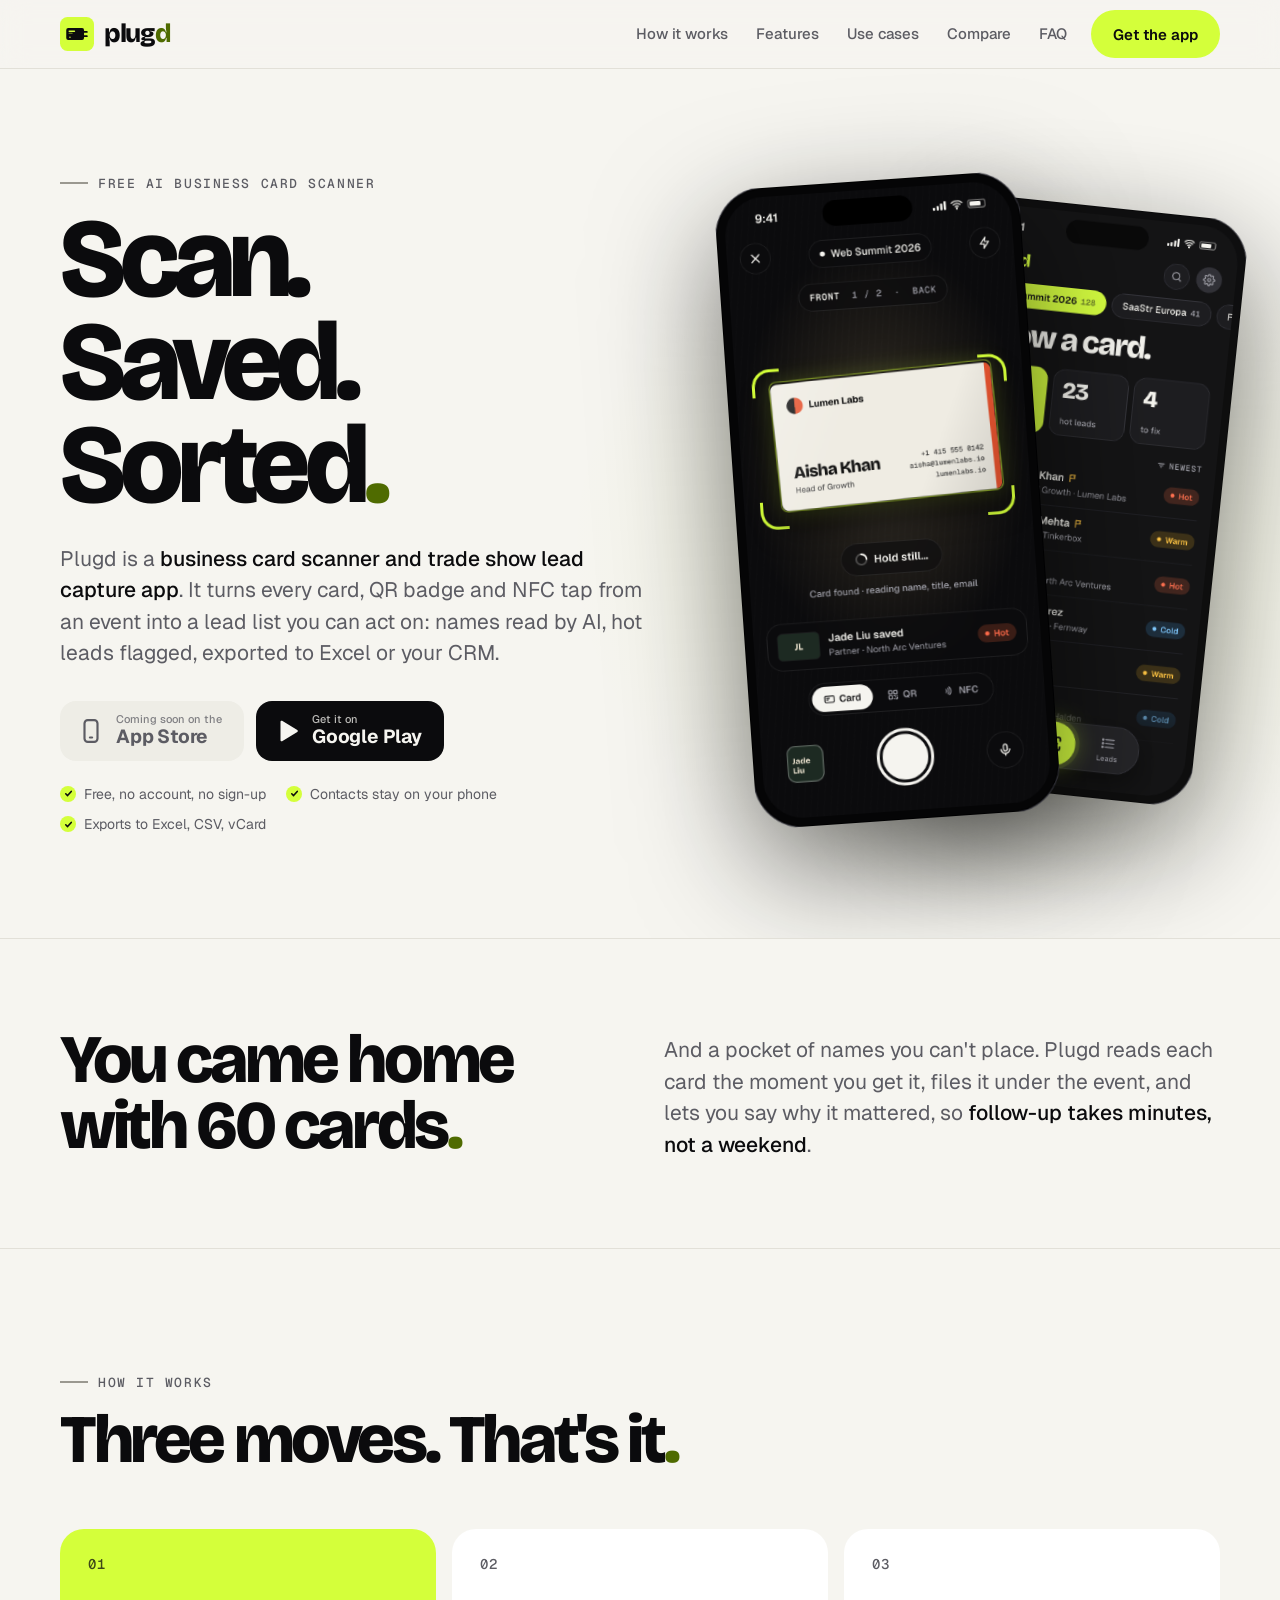
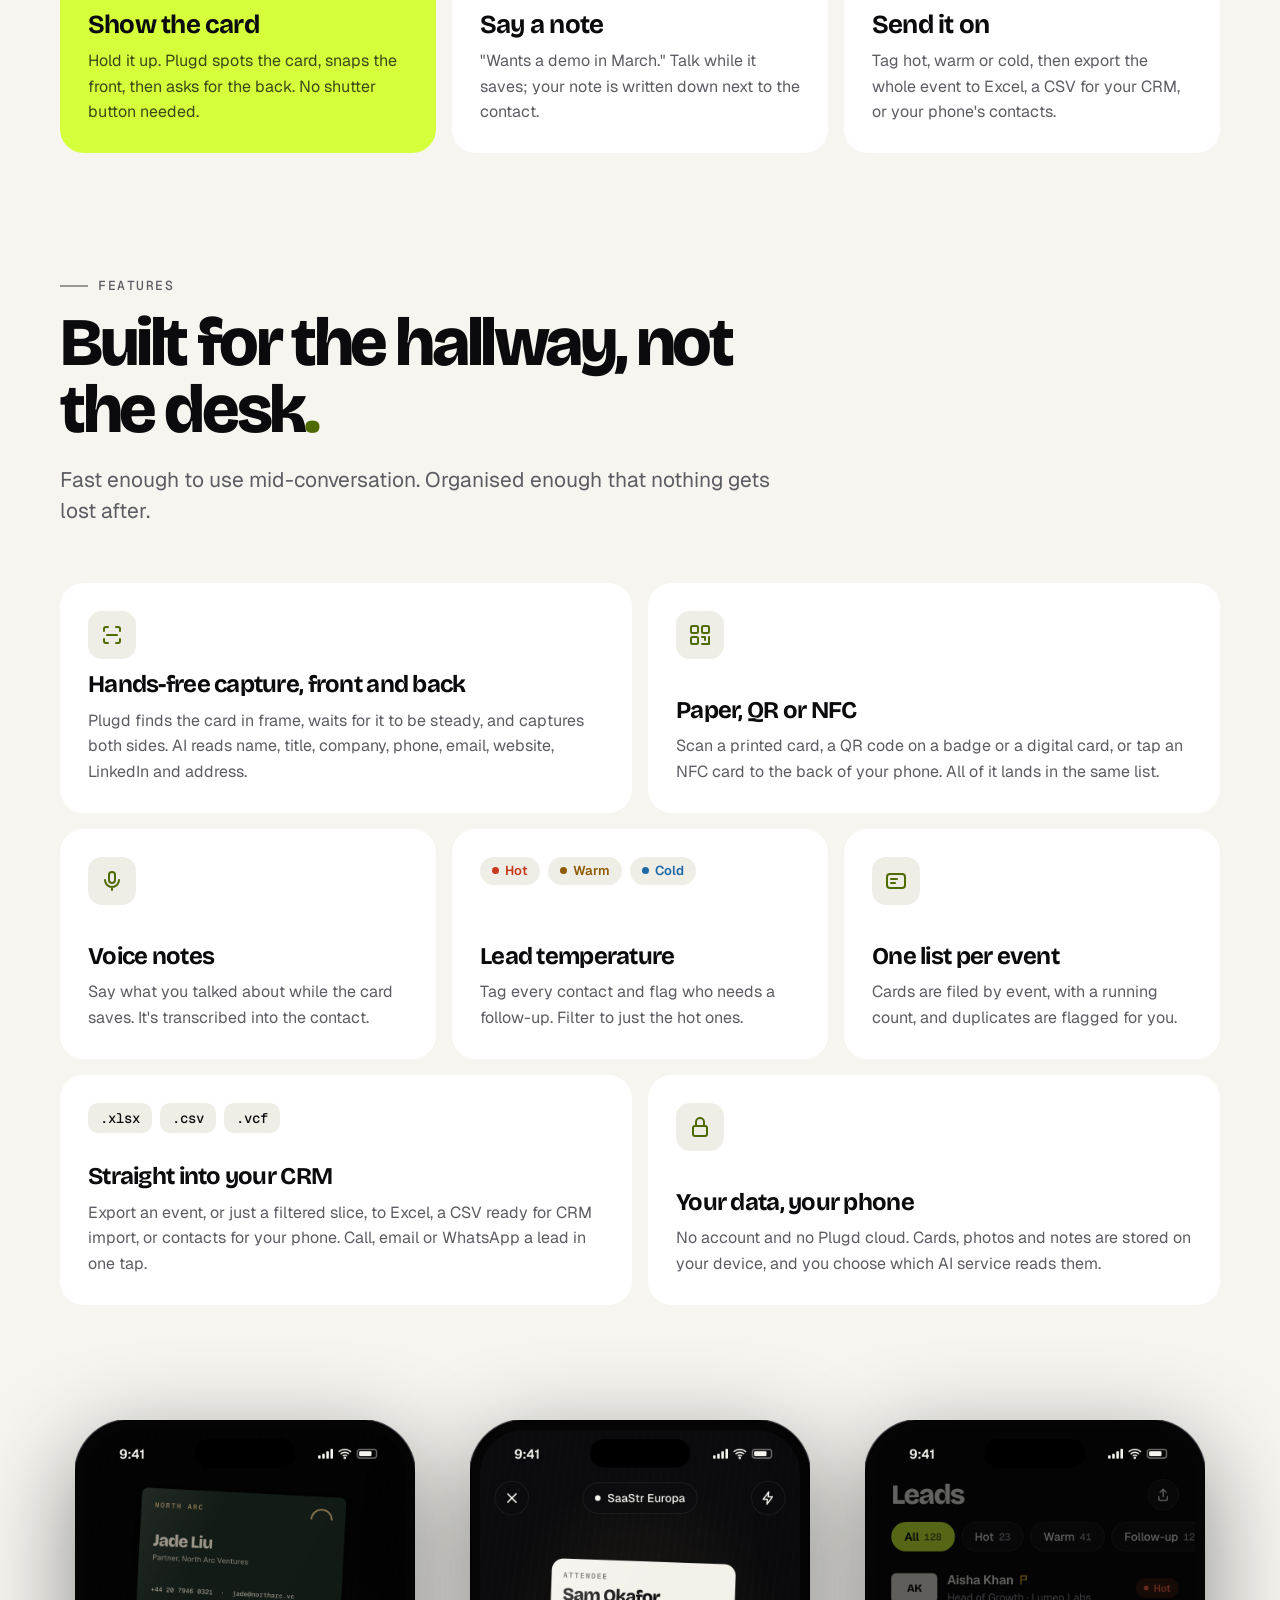
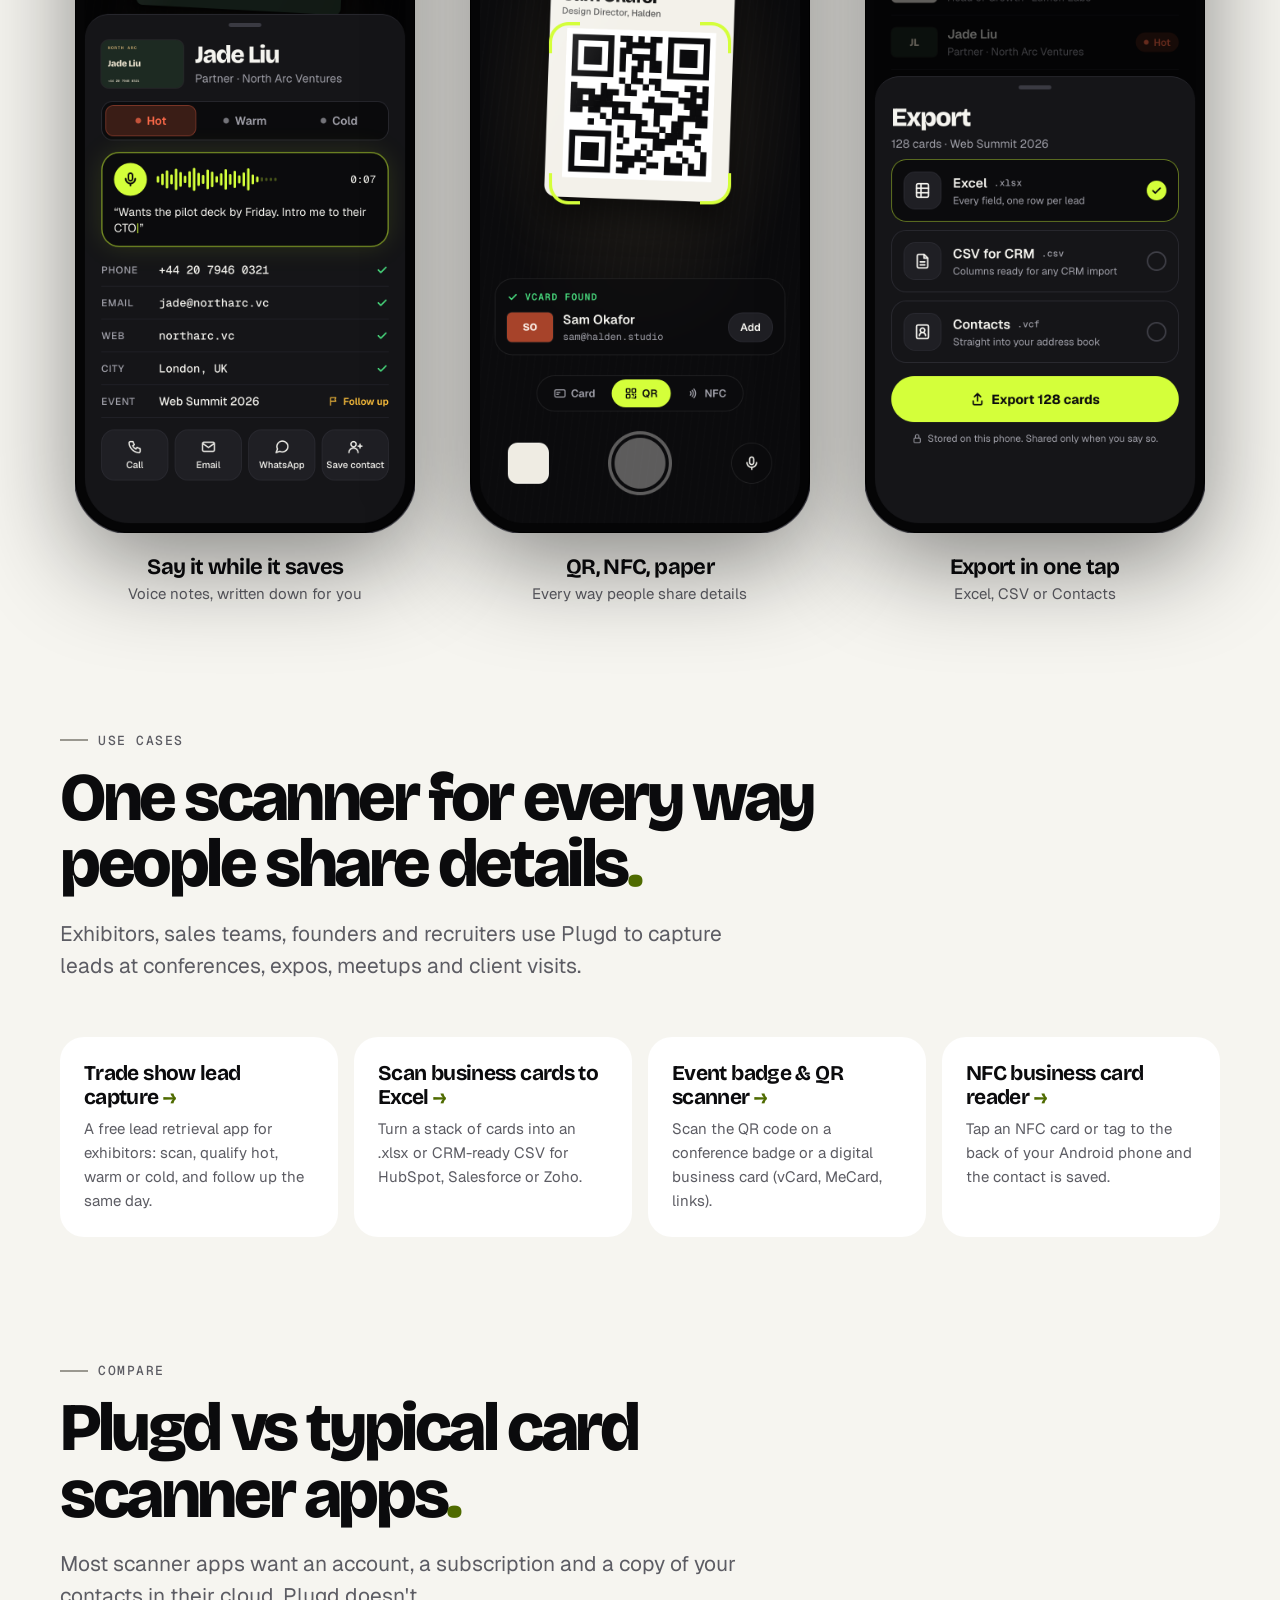
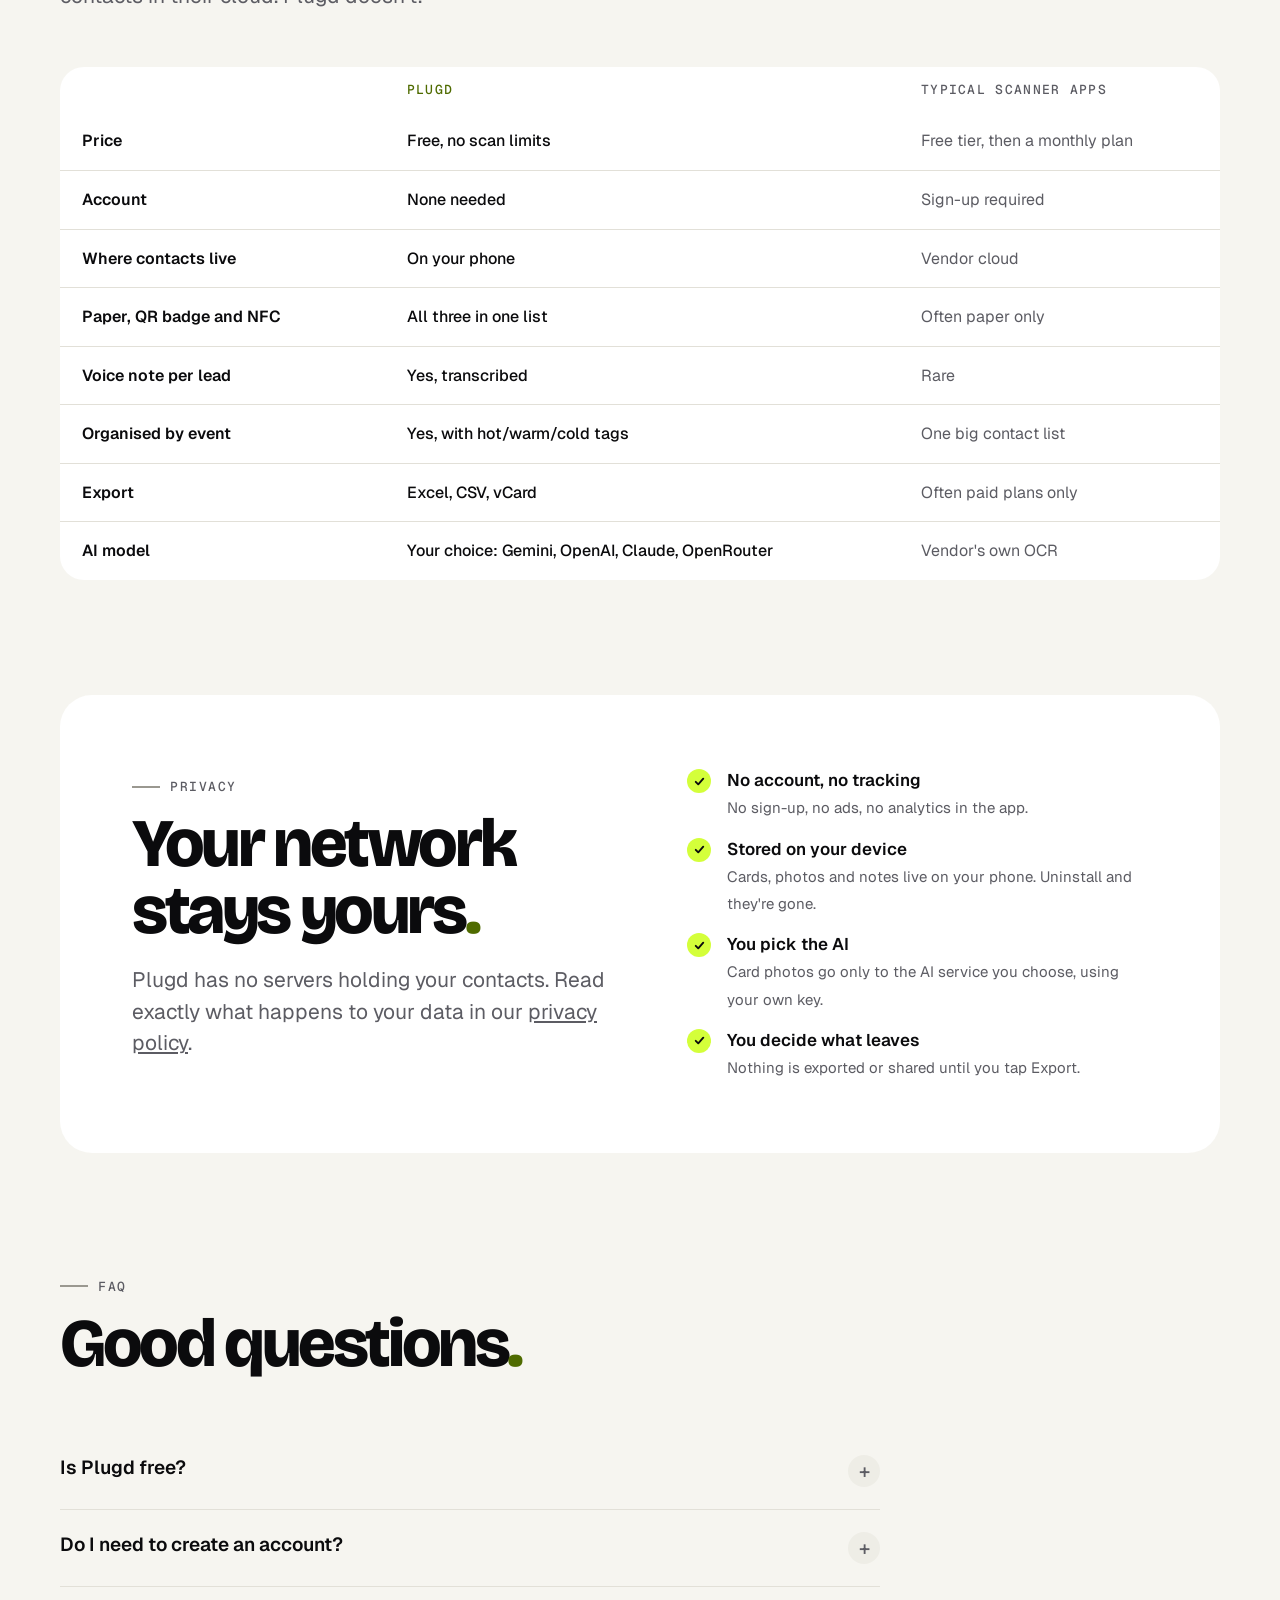
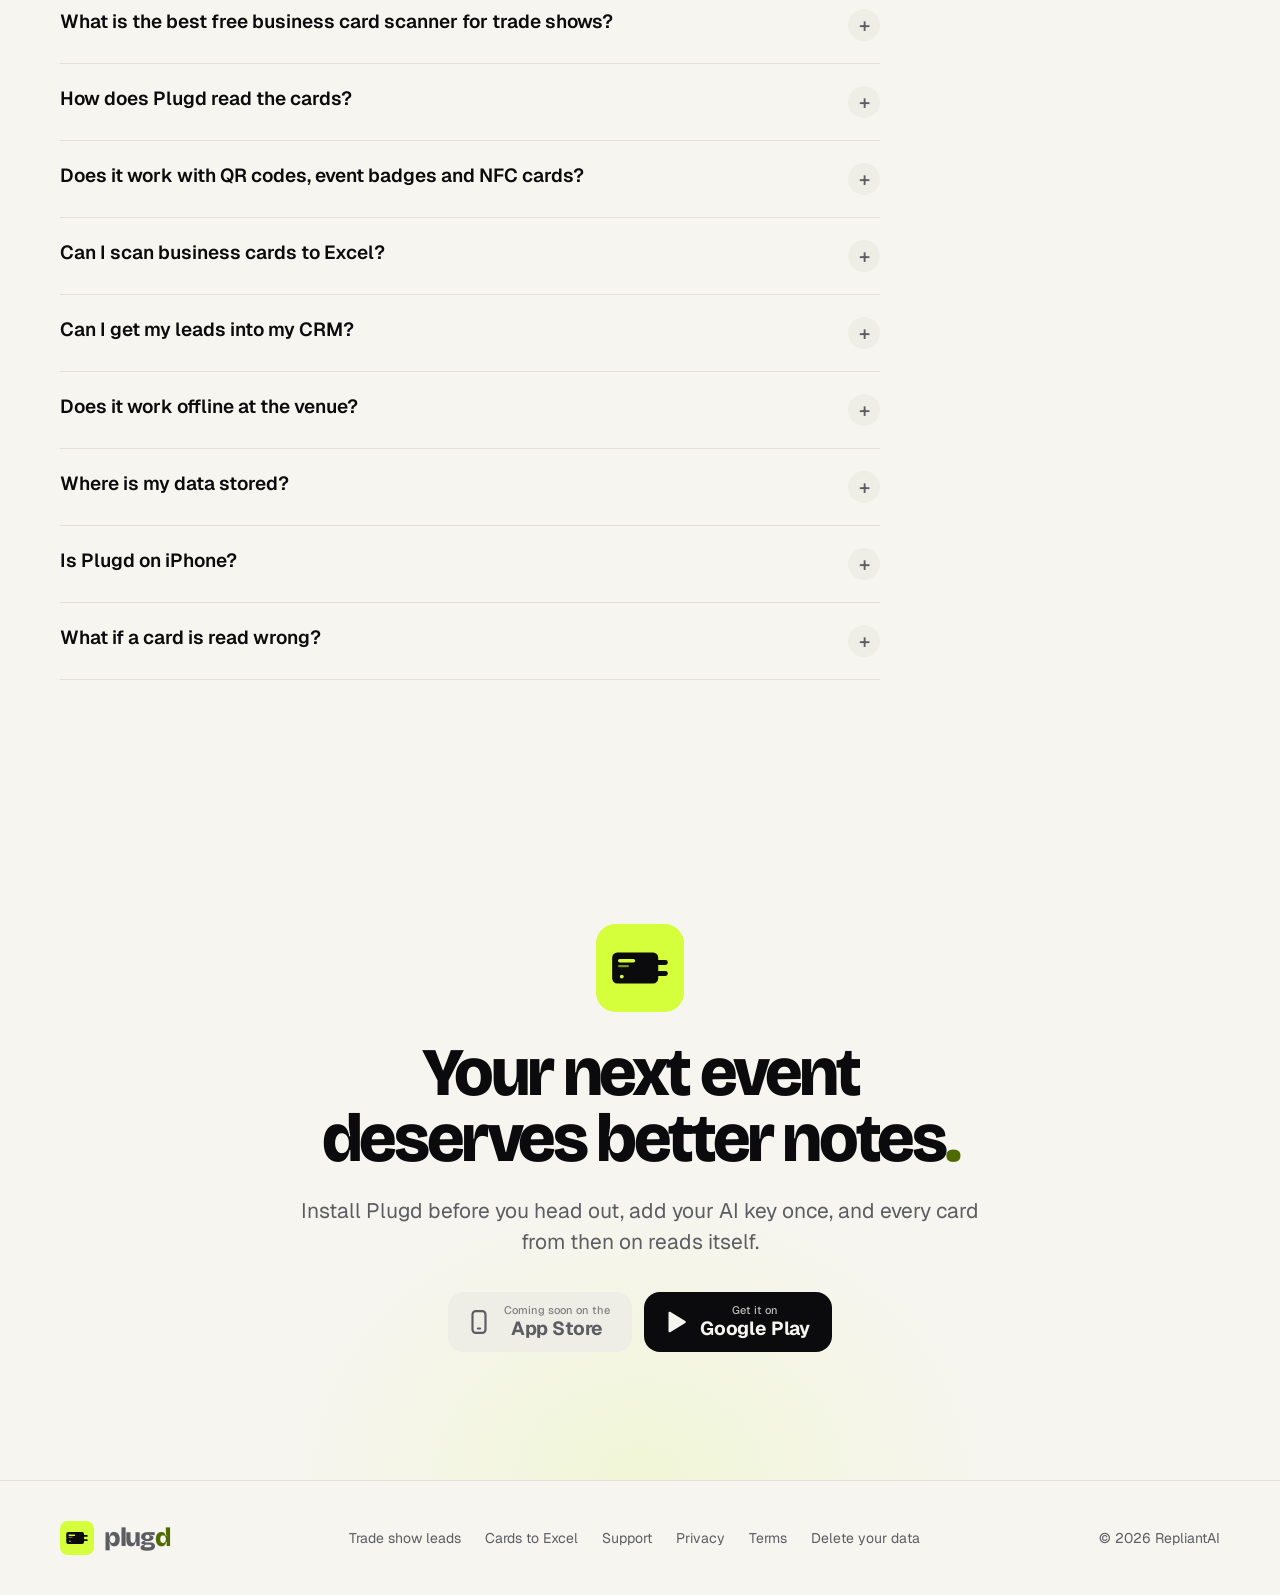
<file: index.html>
<!doctype html>
<html lang="en">
<head>
  <meta charset="utf-8" />
  <meta name="viewport" content="width=device-width, initial-scale=1, viewport-fit=cover" />
  <title>Plugd: Free AI Business Card Scanner &amp; Trade Show Lead Capture App</title>
  <meta name="description" content="Free AI business card scanner for Android. Scan paper cards, QR badges and NFC cards at trade shows, add voice notes, tag hot leads and export to Excel, CSV or your CRM. No account, data stays on your phone." />
  <meta name="keywords" content="business card scanner, business card scanner app android, AI business card scanner, trade show lead capture app, badge scanner app, scan business cards to excel, business card to CRM, NFC business card reader, free business card scanner no account" />
  <meta name="theme-color" content="#0b0b0d" />
  <meta name="robots" content="index, follow, max-image-preview:large" />
  <link rel="canonical" href="https://plugd.repliantai.com/" />
  <link rel="alternate" type="text/plain" title="LLM summary" href="https://plugd.repliantai.com/llms.txt" />
  <meta property="og:type" content="website" />
  <meta property="og:site_name" content="Plugd" />
  <meta property="og:url" content="https://plugd.repliantai.com/" />
  <meta property="og:title" content="Plugd: Free AI Business Card Scanner for Trade Shows" />
  <meta property="og:description" content="Scan cards, QR badges and NFC at events, add a voice note, tag hot leads and export to Excel or your CRM. No account needed." />
  <meta property="og:image" content="https://plugd.repliantai.com/img/og.png" />
  <meta name="twitter:card" content="summary_large_image" />
  <meta name="twitter:title" content="Plugd: Free AI Business Card Scanner for Trade Shows" />
  <meta name="twitter:description" content="Scan cards, QR badges and NFC at events, tag hot leads, export to Excel or your CRM. No account." />
  <meta name="twitter:image" content="https://plugd.repliantai.com/img/og.png" />
  <meta name="google-play-app" content="app-id=com.cardscanner.plugd" />
  <link rel="manifest" href="manifest.webmanifest" />
  <link rel="icon" href="img/icon.svg" type="image/svg+xml" />
  <link rel="apple-touch-icon" href="img/icon-180.png" />
  <link rel="preconnect" href="https://fonts.googleapis.com" />
  <link rel="preconnect" href="https://fonts.gstatic.com" crossorigin />
  <link href="https://fonts.googleapis.com/css2?family=Bricolage+Grotesque:opsz,wght@12..96,600..800&family=Geist:wght@400..700&family=Geist+Mono:wght@400;500&display=swap" rel="stylesheet" />
  <link rel="stylesheet" href="styles.css" />
  <script type="application/ld+json">
  {
    "@context": "https://schema.org",
    "@graph": [
      {
        "@type": "Organization",
        "@id": "https://plugd.repliantai.com/#org",
        "name": "RepliantAI",
        "url": "https://repliantai.com/",
        "email": "vidya@repliantai.com",
        "logo": "https://plugd.repliantai.com/img/icon-180.png"
      },
      {
        "@type": "WebSite",
        "@id": "https://plugd.repliantai.com/#website",
        "name": "Plugd",
        "url": "https://plugd.repliantai.com/",
        "publisher": { "@id": "https://plugd.repliantai.com/#org" }
      },
      {
        "@type": ["MobileApplication", "SoftwareApplication"],
        "@id": "https://plugd.repliantai.com/#app",
        "name": "Plugd: Business Card Scanner",
        "alternateName": "Plugd",
        "url": "https://plugd.repliantai.com/",
        "downloadUrl": "https://play.google.com/store/apps/details?id=com.cardscanner.plugd",
        "installUrl": "https://play.google.com/store/apps/details?id=com.cardscanner.plugd",
        "image": "https://plugd.repliantai.com/img/og.png",
        "screenshot": [
          "https://plugd.repliantai.com/img/phone-1.png",
          "https://plugd.repliantai.com/img/phone-3.png",
          "https://plugd.repliantai.com/img/phone-5.png"
        ],
        "operatingSystem": "Android 7.0 or later",
        "applicationCategory": "BusinessApplication",
        "applicationSubCategory": "Business card scanner, Lead capture",
        "description": "Plugd is a free AI business card scanner and trade show lead capture app. It scans paper business cards, QR codes on event badges and NFC cards, reads the contact details with AI, records a voice note per contact, tags leads hot, warm or cold, organises them by event, and exports to Excel (.xlsx), CSV for CRM import (HubSpot, Salesforce, Zoho) or vCard. No account is needed and data is stored on the phone.",
        "featureList": [
          "Hands-free business card scanning, front and back",
          "QR code badge scanning",
          "NFC business card reading",
          "AI extraction of name, title, company, phone, email, website, LinkedIn and address",
          "Voice notes transcribed into each contact",
          "Hot, warm and cold lead tagging",
          "One lead list per event with duplicate detection",
          "Export to Excel, CSV and vCard",
          "No account; data stored on device",
          "Bring your own AI key: Google Gemini, OpenAI, Anthropic Claude or OpenRouter"
        ],
        "offers": { "@type": "Offer", "price": "0", "priceCurrency": "USD" },
        "publisher": { "@id": "https://plugd.repliantai.com/#org" }
      },
      {
        "@type": "HowTo",
        "name": "How to scan business cards at a trade show and export them to Excel or a CRM",
        "tool": { "@type": "HowToTool", "name": "Plugd app for Android" },
        "step": [
          { "@type": "HowToStep", "position": 1, "name": "Show the card", "text": "Open Plugd and hold the business card up to the camera. It captures the front, then asks for the back. Switch to QR for event badges or NFC for tap cards." },
          { "@type": "HowToStep", "position": 2, "name": "Say a note", "text": "Speak while the card saves, for example 'Wants a demo in March'. The note is transcribed into the contact." },
          { "@type": "HowToStep", "position": 3, "name": "Tag and export", "text": "Tag the lead hot, warm or cold, then export the event to Excel, a CSV for your CRM, or your phone's contacts." }
        ]
      },
      {
        "@type": "FAQPage",
        "@id": "https://plugd.repliantai.com/#faq",
        "mainEntity": [
          {
            "@type": "Question",
            "name": "Is Plugd free?",
            "acceptedAnswer": {
              "@type": "Answer",
              "text": "Yes. Plugd is free to download and use, with no scan limits and no subscription. Card reading uses an AI provider you choose with your own API key; Google Gemini and OpenRouter offer free tiers, and any usage charges are between you and that provider."
            }
          },
          {
            "@type": "Question",
            "name": "Do I need to create an account?",
            "acceptedAnswer": {
              "@type": "Answer",
              "text": "No. Open the app and scan. There is no Plugd account and nothing to log in to."
            }
          },
          {
            "@type": "Question",
            "name": "What is the best free business card scanner for trade shows?",
            "acceptedAnswer": {
              "@type": "Answer",
              "text": "If you exhibit at events, look for a scanner that handles paper cards, badge QR codes and NFC, lets you qualify leads on the spot and exports to your CRM. Plugd does all of that for free, with no account, and keeps every lead on your phone."
            }
          },
          {
            "@type": "Question",
            "name": "How does Plugd read the cards?",
            "acceptedAnswer": {
              "@type": "Answer",
              "text": "Plugd sends the card photos to an AI model from the provider you choose in Settings (Google Gemini, OpenAI, Anthropic Claude or OpenRouter), using an API key you add. The model reads the name, title, company, phone, email, website, LinkedIn and address, and Plugd fills in the contact. Because it uses modern AI models, it reads cards in many languages and layouts."
            }
          },
          {
            "@type": "Question",
            "name": "Does it work with QR codes, event badges and NFC cards?",
            "acceptedAnswer": {
              "@type": "Answer",
              "text": "Yes. Switch to QR to scan a code on a conference badge or a digital business card, or to NFC to tap a card or tag to your phone (NFC needs a phone that supports it)."
            }
          },
          {
            "@type": "Question",
            "name": "Can I scan business cards to Excel?",
            "acceptedAnswer": {
              "@type": "Answer",
              "text": "Yes. Export any event, or a filtered slice such as only hot leads, to an Excel .xlsx file with one row per contact, including your tag and voice note."
            }
          },
          {
            "@type": "Question",
            "name": "Can I get my leads into my CRM?",
            "acceptedAnswer": {
              "@type": "Answer",
              "text": "Export an event as a CSV and import it into HubSpot, Salesforce, Zoho, Pipedrive or any CRM that accepts spreadsheets. You can also save contacts straight to your phone's address book as a .vcf."
            }
          },
          {
            "@type": "Question",
            "name": "Does it work offline at the venue?",
            "acceptedAnswer": {
              "@type": "Answer",
              "text": "Scanning, notes and saving work without a connection. Cards are read by AI once you're back online, so poor venue Wi-Fi won't lose a lead."
            }
          },
          {
            "@type": "Question",
            "name": "Where is my data stored?",
            "acceptedAnswer": {
              "@type": "Answer",
              "text": "On your phone. Plugd doesn't run a cloud service for your contacts. If you delete the app, its data is deleted with it, so export anything you want to keep first."
            }
          },
          {
            "@type": "Question",
            "name": "Is Plugd on iPhone?",
            "acceptedAnswer": {
              "@type": "Answer",
              "text": "Plugd is available now on Android (7.0 or later) from Google Play. The iPhone version is coming soon to the App Store."
            }
          },
          {
            "@type": "Question",
            "name": "What if a card is read wrong?",
            "acceptedAnswer": {
              "@type": "Answer",
              "text": "Tap the contact to fix any field, or choose Read again. Cards that couldn't be read are flagged under \"to fix\" on Home, and your photos and notes are always kept."
            }
          }
        ]
      }
    ]
  }
  </script>
</head>
<body>
  <a class="skip" href="#main">Skip to content</a>

  <header class="site-head">
    <div class="wrap">
      <a class="brand" href="./" aria-label="Plugd home"><img src="img/icon.svg" alt="" />plug<b>d</b></a>
      <nav class="site-nav" aria-label="Main">
        <a href="#how">How it works</a>
        <a href="#features">Features</a>
        <a href="#use-cases">Use cases</a>
        <a href="#compare">Compare</a>
        <a href="#faq">FAQ</a>
      </nav>
      <a class="btn btn-volt" href="#download">Get the app</a>
    </div>
  </header>

  <main id="main">
    <section class="hero">
      <div class="wrap">
        <div>
          <p class="eyebrow">Free AI business card scanner</p>
          <h1 class="display">Scan.<br />Saved.<br />Sorted<em>.</em></h1>
          <p class="lead">Plugd is a <b>business card scanner and trade show lead capture app</b>. It turns every card, QR badge and NFC tap from an event into a lead list you can act on: names read by AI, hot leads flagged, exported to Excel or your CRM.</p>
          <div class="stores" id="download">
            <span class="store soon" data-store="ios" aria-disabled="true">
              <svg viewBox="0 0 24 24" fill="none" stroke="currentColor" stroke-width="2" stroke-linecap="round" stroke-linejoin="round" aria-hidden="true"><rect x="6" y="2" width="12" height="20" rx="3" /><path d="M11 18h2" /></svg>
              <span><small>Coming soon on the</small><strong>App Store</strong></span>
            </span>
            <a class="store" href="https://play.google.com/store/apps/details?id=com.cardscanner.plugd" data-store="android">
              <svg viewBox="0 0 24 24" fill="currentColor" aria-hidden="true"><path d="M6 3.5v17a1 1 0 0 0 1.5.86l14-8.5a1 1 0 0 0 0-1.72l-14-8.5A1 1 0 0 0 6 3.5Z" /></svg>
              <span><small>Get it on</small><strong>Google Play</strong></span>
            </a>
          </div>
          <ul class="reassure">
            <li>Free, no account, no sign-up</li>
            <li>Contacts stay on your phone</li>
            <li>Exports to Excel, CSV, vCard</li>
          </ul>
        </div>
        <div class="phones" aria-hidden="true">
          <img class="p-back" src="img/phone-2.png" alt="" width="828" height="1736" />
          <img class="p-front" src="img/phone-1.png" alt="" width="828" height="1736" />
        </div>
      </div>
    </section>

    <section class="band" aria-label="Why Plugd">
      <div class="wrap">
        <h2 class="h2">You came home with 60 cards<em>.</em></h2>
        <p class="lead">And a pocket of names you can't place. Plugd reads each card the moment you get it, files it under the event, and lets you say why it mattered, so <b>follow-up takes minutes, not a weekend</b>.</p>
      </div>
    </section>

    <section class="section" id="how">
      <div class="wrap">
        <div class="section-head">
          <p class="eyebrow">How it works</p>
          <h2 class="h2">Three moves. That's it<em>.</em></h2>
        </div>
        <ol class="steps">
          <li><h3>Show the card</h3><p>Hold it up. Plugd spots the card, snaps the front, then asks for the back. No shutter button needed.</p></li>
          <li><h3>Say a note</h3><p>"Wants a demo in March." Talk while it saves; your note is written down next to the contact.</p></li>
          <li><h3>Send it on</h3><p>Tag hot, warm or cold, then export the whole event to Excel, a CSV for your CRM, or your phone's contacts.</p></li>
        </ol>
      </div>
    </section>

    <section class="section" id="features" style="padding-top:0">
      <div class="wrap">
        <div class="section-head">
          <p class="eyebrow">Features</p>
          <h2 class="h2">Built for the hallway, not the desk<em>.</em></h2>
          <p class="lead">Fast enough to use mid-conversation. Organised enough that nothing gets lost after.</p>
        </div>
        <div class="bento">
          <article class="tile wide">
            <span class="icon"><svg viewBox="0 0 24 24" fill="none" stroke="currentColor" stroke-width="2" stroke-linecap="round" stroke-linejoin="round" aria-hidden="true"><path d="M4 8V6a2 2 0 0 1 2-2h2M16 4h2a2 2 0 0 1 2 2v2M20 16v2a2 2 0 0 1-2 2h-2M8 20H6a2 2 0 0 1-2-2v-2M7 12h10" /></svg></span>
            <h3>Hands-free capture, front and back</h3>
            <p>Plugd finds the card in frame, waits for it to be steady, and captures both sides. AI reads name, title, company, phone, email, website, LinkedIn and address.</p>
          </article>
          <article class="tile wide">
            <span class="icon"><svg viewBox="0 0 24 24" fill="none" stroke="currentColor" stroke-width="2" stroke-linecap="round" stroke-linejoin="round" aria-hidden="true"><rect x="3" y="3" width="7" height="7" rx="1.5" /><rect x="14" y="3" width="7" height="7" rx="1.5" /><rect x="3" y="14" width="7" height="7" rx="1.5" /><path d="M14 14h3v3M21 14v7h-7" /></svg></span>
            <h3>Paper, QR or NFC</h3>
            <p>Scan a printed card, a QR code on a badge or a digital card, or tap an NFC card to the back of your phone. All of it lands in the same list.</p>
          </article>
          <article class="tile">
            <span class="icon"><svg viewBox="0 0 24 24" fill="none" stroke="currentColor" stroke-width="2" stroke-linecap="round" stroke-linejoin="round" aria-hidden="true"><rect x="9" y="3" width="6" height="11" rx="3" /><path d="M5 11a7 7 0 0 0 14 0M12 18v3" /></svg></span>
            <h3>Voice notes</h3>
            <p>Say what you talked about while the card saves. It's transcribed into the contact.</p>
          </article>
          <article class="tile">
            <div class="tags"><span class="tag hot">Hot</span><span class="tag warm">Warm</span><span class="tag cold">Cold</span></div>
            <h3>Lead temperature</h3>
            <p>Tag every contact and flag who needs a follow-up. Filter to just the hot ones.</p>
          </article>
          <article class="tile">
            <span class="icon"><svg viewBox="0 0 24 24" fill="none" stroke="currentColor" stroke-width="2" stroke-linecap="round" stroke-linejoin="round" aria-hidden="true"><rect x="3" y="5" width="18" height="14" rx="3" /><path d="M7 10h6M7 14h4" /></svg></span>
            <h3>One list per event</h3>
            <p>Cards are filed by event, with a running count, and duplicates are flagged for you.</p>
          </article>
          <article class="tile wide">
            <div class="formats"><span>.xlsx</span><span>.csv</span><span>.vcf</span></div>
            <h3>Straight into your CRM</h3>
            <p>Export an event, or just a filtered slice, to Excel, a CSV ready for CRM import, or contacts for your phone. Call, email or WhatsApp a lead in one tap.</p>
          </article>
          <article class="tile wide">
            <span class="icon"><svg viewBox="0 0 24 24" fill="none" stroke="currentColor" stroke-width="2" stroke-linecap="round" stroke-linejoin="round" aria-hidden="true"><rect x="5" y="11" width="14" height="10" rx="2" /><path d="M8 11V7a4 4 0 0 1 8 0v4" /></svg></span>
            <h3>Your data, your phone</h3>
            <p>No account and no Plugd cloud. Cards, photos and notes are stored on your device, and you choose which AI service reads them.</p>
          </article>
        </div>
      </div>
    </section>

    <section class="section" style="padding-top:0" aria-label="Screens">
      <div class="wrap">
        <div class="showcase">
          <figure><img src="img/phone-3.png" alt="A contact in Plugd with a card photo, lead tag and a transcribed voice note" width="828" height="1736" loading="lazy" /><figcaption><strong>Say it while it saves</strong><span>Voice notes, written down for you</span></figcaption></figure>
          <figure><img src="img/phone-4.png" alt="Plugd scanning a QR code on an event badge" width="828" height="1736" loading="lazy" /><figcaption><strong>QR, NFC, paper</strong><span>Every way people share details</span></figcaption></figure>
          <figure><img src="img/phone-5.png" alt="The Plugd export sheet with Excel, CSV and Contacts options" width="828" height="1736" loading="lazy" /><figcaption><strong>Export in one tap</strong><span>Excel, CSV or Contacts</span></figcaption></figure>
        </div>
      </div>
    </section>

    <section class="section" id="use-cases" style="padding-top:0">
      <div class="wrap">
        <div class="section-head">
          <p class="eyebrow">Use cases</p>
          <h2 class="h2">One scanner for every way people share details<em>.</em></h2>
          <p class="lead">Exhibitors, sales teams, founders and recruiters use Plugd to capture leads at conferences, expos, meetups and client visits.</p>
        </div>
        <div class="uses">
          <a href="trade-show-lead-capture.html"><strong>Trade show lead capture</strong><span>A free lead retrieval app for exhibitors: scan, qualify hot, warm or cold, and follow up the same day.</span></a>
          <a href="scan-business-cards-to-excel.html"><strong>Scan business cards to Excel</strong><span>Turn a stack of cards into an .xlsx or CRM-ready CSV for HubSpot, Salesforce or Zoho.</span></a>
          <a href="trade-show-lead-capture.html#badges"><strong>Event badge &amp; QR scanner</strong><span>Scan the QR code on a conference badge or a digital business card (vCard, MeCard, links).</span></a>
          <a href="trade-show-lead-capture.html#nfc"><strong>NFC business card reader</strong><span>Tap an NFC card or tag to the back of your Android phone and the contact is saved.</span></a>
        </div>
      </div>
    </section>

    <section class="section" id="compare" style="padding-top:0">
      <div class="wrap">
        <div class="section-head">
          <p class="eyebrow">Compare</p>
          <h2 class="h2">Plugd vs typical card scanner apps<em>.</em></h2>
          <p class="lead">Most scanner apps want an account, a subscription and a copy of your contacts in their cloud. Plugd doesn't.</p>
        </div>
        <div class="compare-wrap">
          <table class="compare">
            <thead><tr><th scope="col"></th><th scope="col">Plugd</th><th scope="col">Typical scanner apps</th></tr></thead>
            <tbody>
              <tr><th scope="row">Price</th><td class="yes">Free, no scan limits</td><td>Free tier, then a monthly plan</td></tr>
              <tr><th scope="row">Account</th><td class="yes">None needed</td><td>Sign-up required</td></tr>
              <tr><th scope="row">Where contacts live</th><td class="yes">On your phone</td><td>Vendor cloud</td></tr>
              <tr><th scope="row">Paper, QR badge and NFC</th><td class="yes">All three in one list</td><td>Often paper only</td></tr>
              <tr><th scope="row">Voice note per lead</th><td class="yes">Yes, transcribed</td><td>Rare</td></tr>
              <tr><th scope="row">Organised by event</th><td class="yes">Yes, with hot/warm/cold tags</td><td>One big contact list</td></tr>
              <tr><th scope="row">Export</th><td class="yes">Excel, CSV, vCard</td><td>Often paid plans only</td></tr>
              <tr><th scope="row">AI model</th><td class="yes">Your choice: Gemini, OpenAI, Claude, OpenRouter</td><td>Vendor's own OCR</td></tr>
            </tbody>
          </table>
        </div>
      </div>
    </section>

    <section class="section" id="privacy" style="padding-top:0">
      <div class="wrap">
        <div class="promise">
          <div>
            <p class="eyebrow">Privacy</p>
            <h2 class="h2">Your network stays yours<em>.</em></h2>
            <p class="lead" style="margin-top:20px">Plugd has no servers holding your contacts. Read exactly what happens to your data in our <a href="privacy.html">privacy policy</a>.</p>
          </div>
          <ul>
            <li><div><b>No account, no tracking</b><span>No sign-up, no ads, no analytics in the app.</span></div></li>
            <li><div><b>Stored on your device</b><span>Cards, photos and notes live on your phone. Uninstall and they're gone.</span></div></li>
            <li><div><b>You pick the AI</b><span>Card photos go only to the AI service you choose, using your own key.</span></div></li>
            <li><div><b>You decide what leaves</b><span>Nothing is exported or shared until you tap Export.</span></div></li>
          </ul>
        </div>
      </div>
    </section>

    <section class="section" id="faq" style="padding-top:0">
      <div class="wrap">
        <div class="section-head">
          <p class="eyebrow">FAQ</p>
          <h2 class="h2">Good questions<em>.</em></h2>
        </div>
        <div class="faq">
          <details><summary>Is Plugd free?</summary><p>Yes. Plugd is free to download and use, with no scan limits and no subscription. Card reading uses an AI provider you choose with your own API key; Google Gemini and OpenRouter offer free tiers, and any usage charges are between you and that provider.</p></details>
          <details><summary>Do I need to create an account?</summary><p>No. Open the app and scan. There is no Plugd account and nothing to log in to.</p></details>
          <details><summary>What is the best free business card scanner for trade shows?</summary><p>If you exhibit at events, look for a scanner that handles paper cards, badge QR codes and NFC, lets you qualify leads on the spot and exports to your CRM. Plugd does all of that for free, with no account, and keeps every lead on your phone.</p></details>
          <details><summary>How does Plugd read the cards?</summary><p>Plugd sends the card photos to an AI model from the provider you choose in Settings (Google Gemini, OpenAI, Anthropic Claude or OpenRouter), using an API key you add. The model reads the name, title, company, phone, email, website, LinkedIn and address, and Plugd fills in the contact. Because it uses modern AI models, it reads cards in many languages and layouts.</p></details>
          <details><summary>Does it work with QR codes, event badges and NFC cards?</summary><p>Yes. Switch to QR to scan a code on a conference badge or a digital business card, or to NFC to tap a card or tag to your phone (NFC needs a phone that supports it).</p></details>
          <details><summary>Can I scan business cards to Excel?</summary><p>Yes. Export any event, or a filtered slice such as only hot leads, to an Excel .xlsx file with one row per contact, including your tag and voice note.</p></details>
          <details><summary>Can I get my leads into my CRM?</summary><p>Export an event as a CSV and import it into HubSpot, Salesforce, Zoho, Pipedrive or any CRM that accepts spreadsheets. You can also save contacts straight to your phone's address book as a .vcf.</p></details>
          <details><summary>Does it work offline at the venue?</summary><p>Scanning, notes and saving work without a connection. Cards are read by AI once you're back online, so poor venue Wi-Fi won't lose a lead.</p></details>
          <details><summary>Where is my data stored?</summary><p>On your phone. Plugd doesn't run a cloud service for your contacts. If you delete the app, its data is deleted with it, so export anything you want to keep first.</p></details>
          <details><summary>Is Plugd on iPhone?</summary><p>Plugd is available now on Android (7.0 or later) from Google Play. The iPhone version is coming soon to the App Store.</p></details>
          <details><summary>What if a card is read wrong?</summary><p>Tap the contact to fix any field, or choose Read again. Cards that couldn't be read are flagged under "to fix" on Home, and your photos and notes are always kept.</p></details>
        </div>
      </div>
    </section>

    <section class="cta">
      <div class="wrap">
        <img class="cta-icon" src="img/icon.svg" alt="" />
        <h2 class="h2">Your next event<br />deserves better notes<em>.</em></h2>
        <p class="lead">Install Plugd before you head out, add your AI key once, and every card from then on reads itself.</p>
        <div class="stores">
          <span class="store soon" data-store="ios" aria-disabled="true">
            <svg viewBox="0 0 24 24" fill="none" stroke="currentColor" stroke-width="2" stroke-linecap="round" stroke-linejoin="round" aria-hidden="true"><rect x="6" y="2" width="12" height="20" rx="3" /><path d="M11 18h2" /></svg>
            <span><small>Coming soon on the</small><strong>App Store</strong></span>
          </span>
          <a class="store" href="https://play.google.com/store/apps/details?id=com.cardscanner.plugd" data-store="android">
            <svg viewBox="0 0 24 24" fill="currentColor" aria-hidden="true"><path d="M6 3.5v17a1 1 0 0 0 1.5.86l14-8.5a1 1 0 0 0 0-1.72l-14-8.5A1 1 0 0 0 6 3.5Z" /></svg>
            <span><small>Get it on</small><strong>Google Play</strong></span>
          </a>
        </div>
      </div>
    </section>
  </main>

  <footer class="site-foot">
    <div class="wrap">
      <a class="brand" href="./" aria-label="Plugd home"><img src="img/icon.svg" alt="" />plug<b>d</b></a>
      <nav aria-label="Legal and support">
        <a href="trade-show-lead-capture.html">Trade show leads</a>
        <a href="scan-business-cards-to-excel.html">Cards to Excel</a>
        <a href="support.html">Support</a>
        <a href="privacy.html">Privacy</a>
        <a href="terms.html">Terms</a>
        <a href="support.html#delete">Delete your data</a>
      </nav>
      <span>© 2026 RepliantAI</span>
    </div>
  </footer>

  <div class="mobile-bar" id="mobile-bar" aria-hidden="true">
    <img src="img/icon.svg" alt="" />
    <span><b>Plugd</b>Free on Android</span>
    <a class="btn btn-volt" href="https://play.google.com/store/apps/details?id=com.cardscanner.plugd" tabindex="-1">Get it on Play</a>
  </div>
  <script>
    (function () {
      var bar = document.getElementById('mobile-bar');
      var hero = document.getElementById('download');
      var cta = document.querySelector('.cta');
      if (!bar || !hero || !('IntersectionObserver' in window)) return;
      var seen = { hero: true, cta: false };
      var update = function () { bar.classList.toggle('show', !seen.hero && !seen.cta); };
      new IntersectionObserver(function (es) { es.forEach(function (e) { seen[e.target === hero ? 'hero' : 'cta'] = e.isIntersecting; }); update(); }).observe(hero);
      new IntersectionObserver(function (es) { es.forEach(function (e) { seen.cta = e.isIntersecting; }); update(); }).observe(cta);
    })();
  </script>
</body>
</html>
</file>
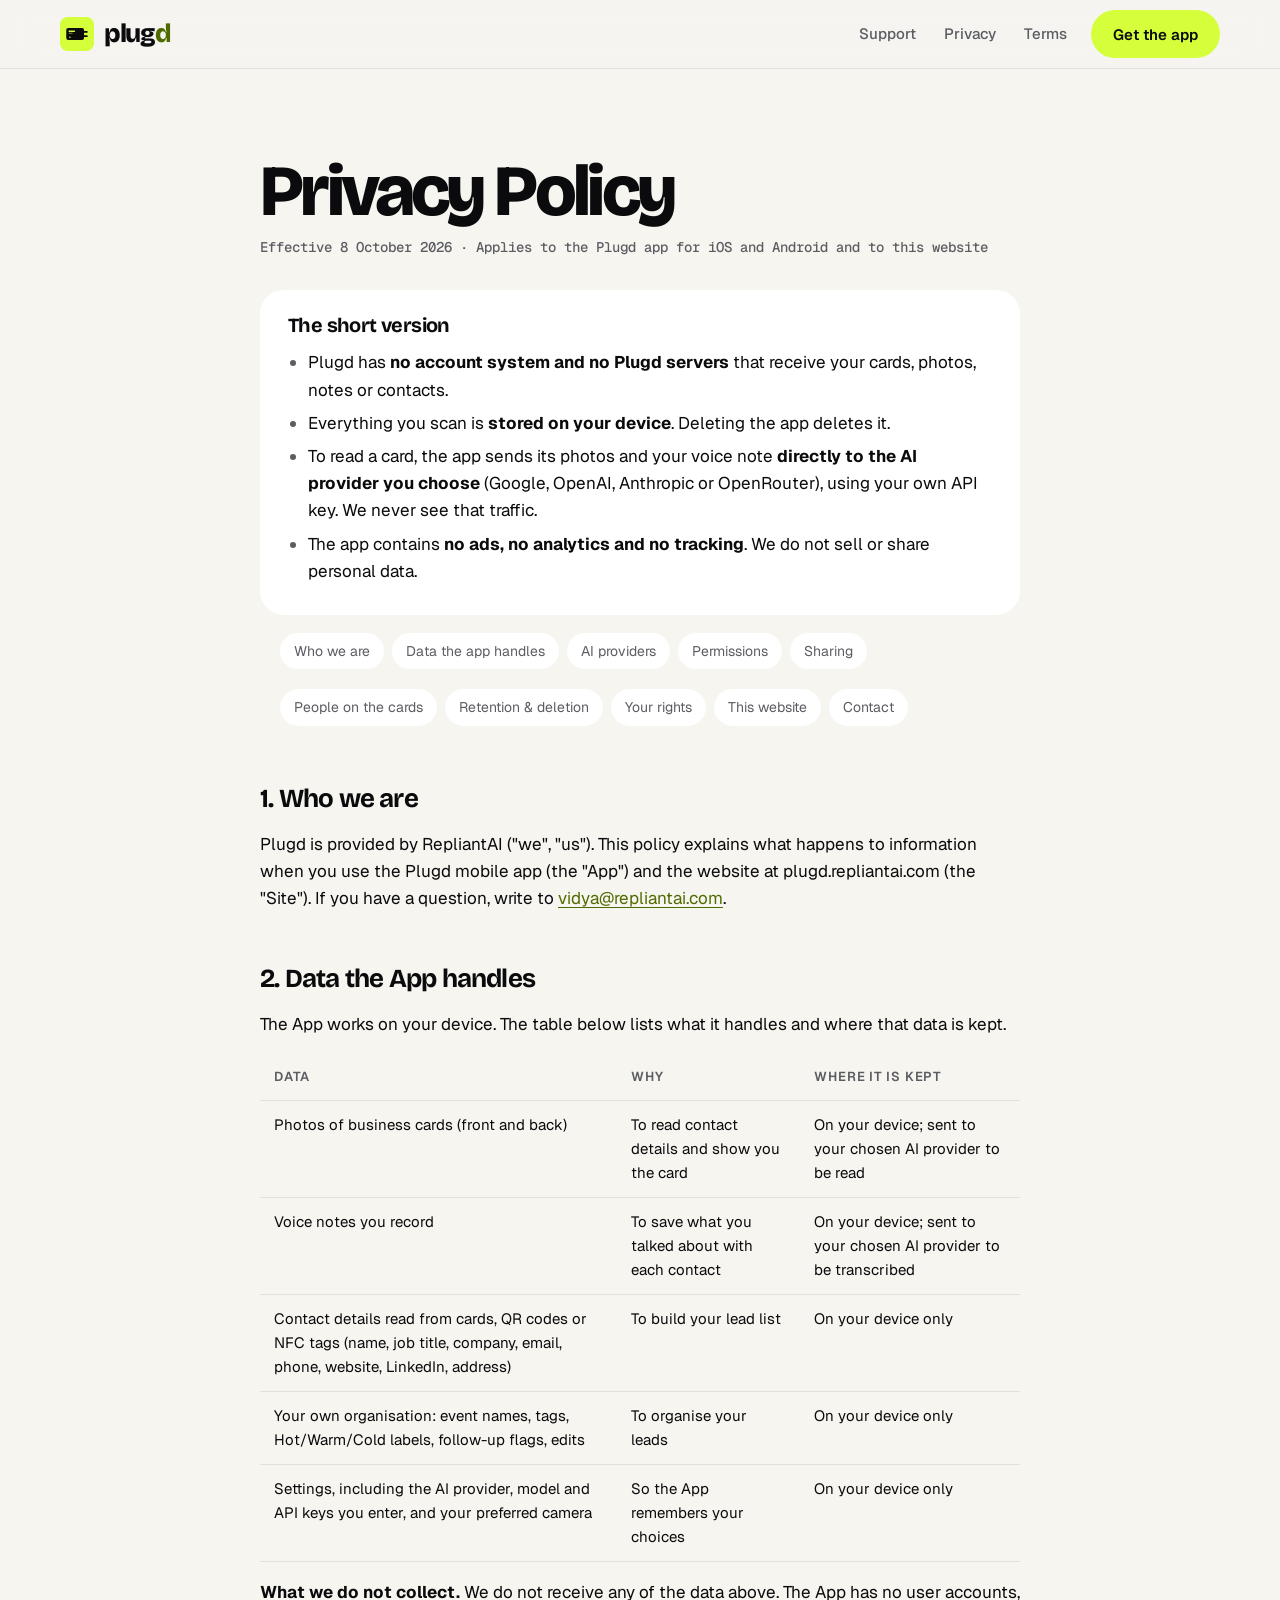
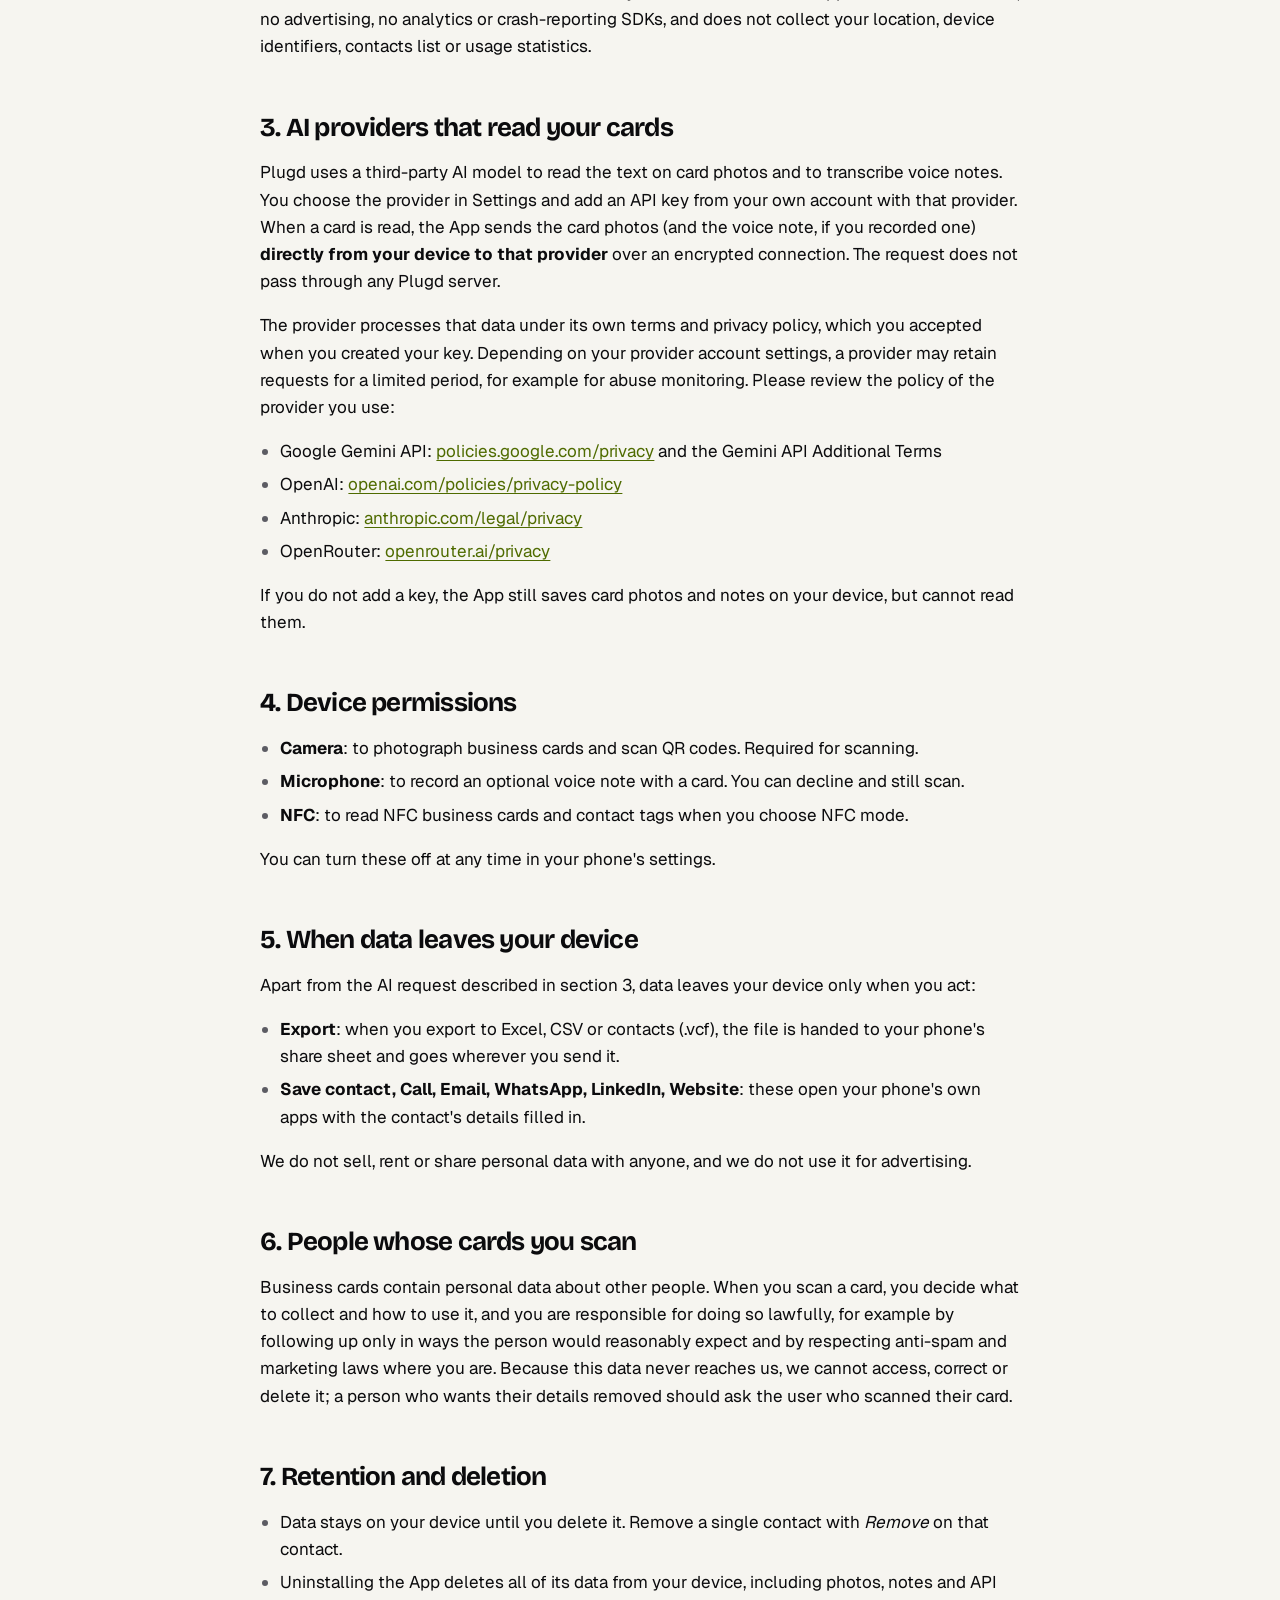
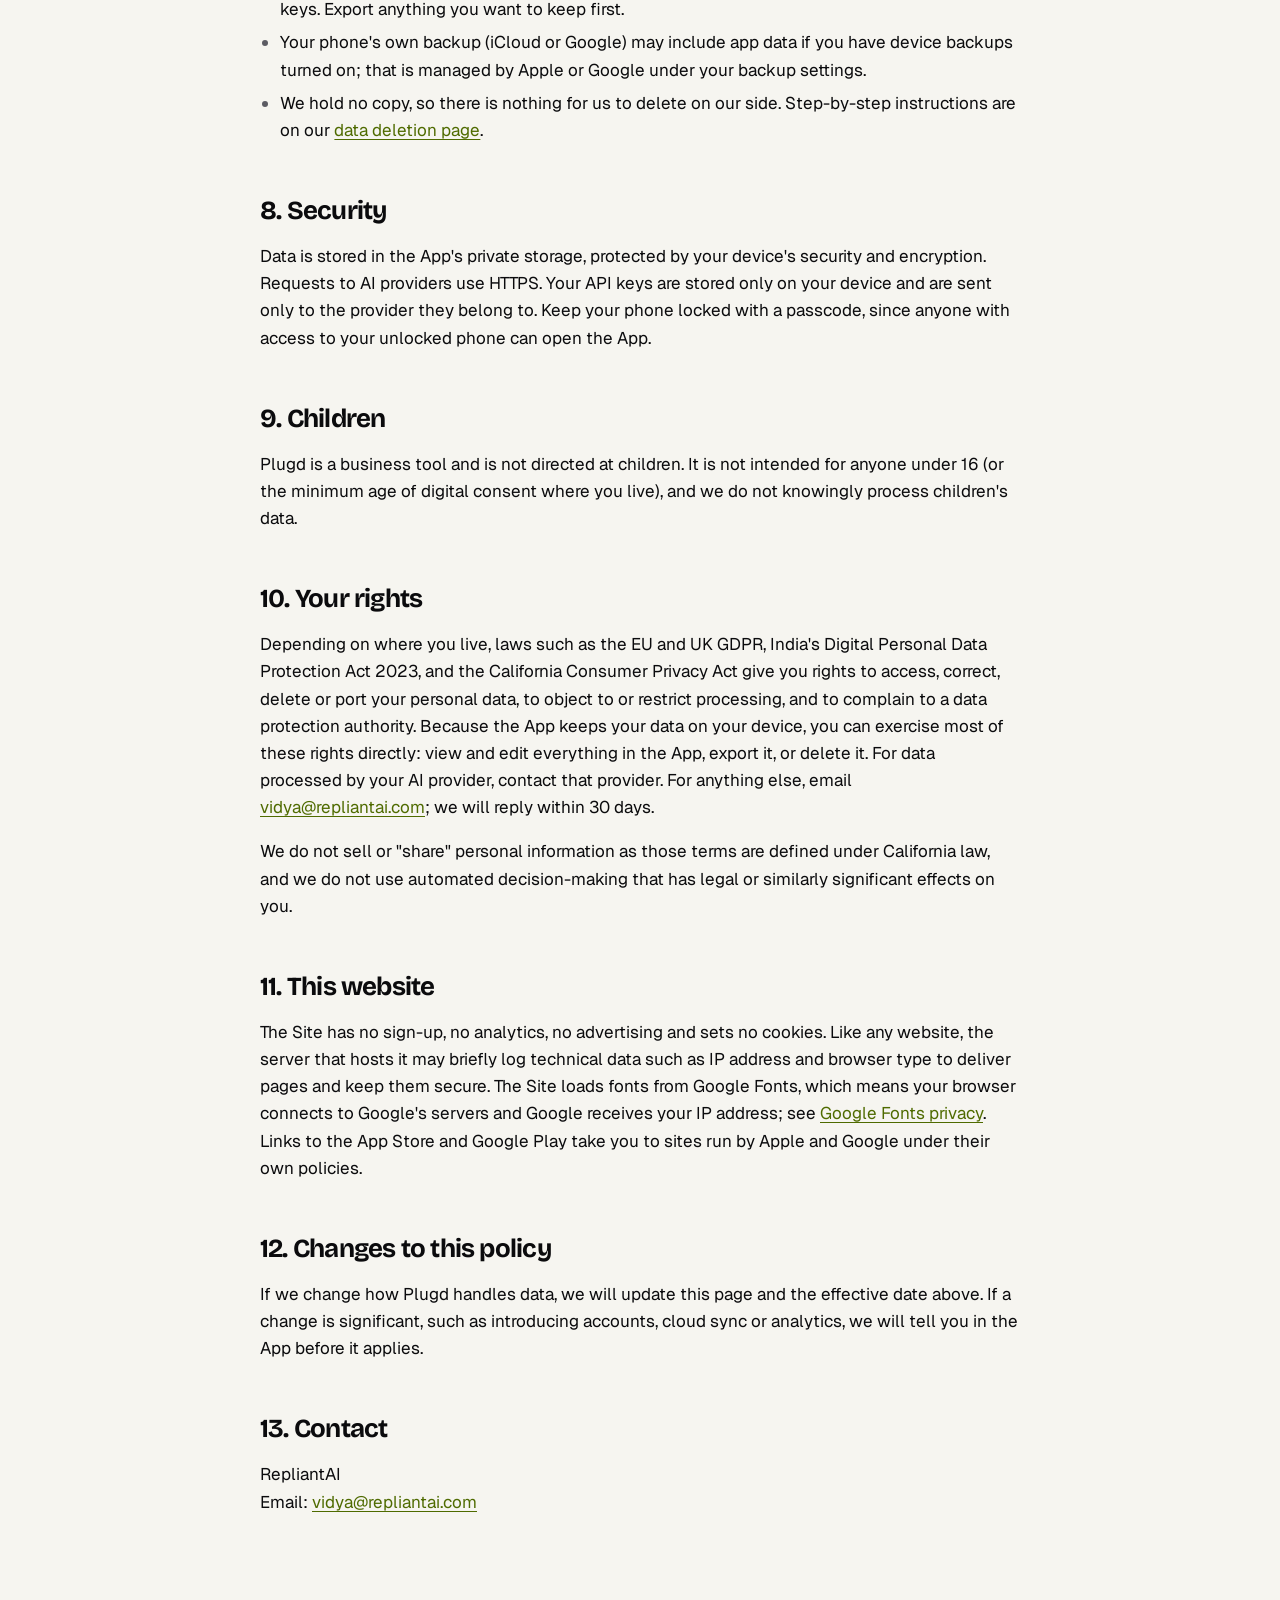
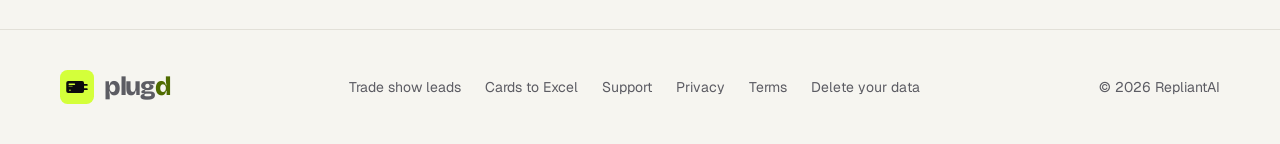
<file: privacy.html>
<!doctype html>
<html lang="en">
<head>
  <meta charset="utf-8" />
  <meta name="viewport" content="width=device-width, initial-scale=1, viewport-fit=cover" />
  <title>Privacy Policy · Plugd</title>
  <meta name="description" content="How the Plugd business card scanner handles your data: stored on your device, no account, no tracking." />
  <link rel="canonical" href="https://plugd.repliantai.com/privacy.html" />
  <meta name="theme-color" content="#0b0b0d" />
  <link rel="icon" href="img/icon.svg" type="image/svg+xml" />
  <link rel="preconnect" href="https://fonts.googleapis.com" />
  <link rel="preconnect" href="https://fonts.gstatic.com" crossorigin />
  <link href="https://fonts.googleapis.com/css2?family=Bricolage+Grotesque:opsz,wght@12..96,600..800&family=Geist:wght@400..700&family=Geist+Mono:wght@400;500&display=swap" rel="stylesheet" />
  <link rel="stylesheet" href="styles.css" />
</head>
<body>
  <a class="skip" href="#main">Skip to content</a>
  <header class="site-head">
    <div class="wrap">
      <a class="brand" href="./" aria-label="Plugd home"><img src="img/icon.svg" alt="" />plug<b>d</b></a>
      <nav class="site-nav" aria-label="Main">
        <a href="support.html">Support</a>
        <a href="privacy.html" aria-current="page">Privacy</a>
        <a href="terms.html">Terms</a>
      </nav>
      <a class="btn btn-volt" href="./#download">Get the app</a>
    </div>
  </header>

  <main id="main" class="doc">
    <div class="wrap">
      <h1>Privacy Policy</h1>
      <p class="meta">Effective 8 October 2026 · Applies to the Plugd app for iOS and Android and to this website</p>

      <div class="summary">
        <h2>The short version</h2>
        <ul>
          <li>Plugd has <strong>no account system and no Plugd servers</strong> that receive your cards, photos, notes or contacts.</li>
          <li>Everything you scan is <strong>stored on your device</strong>. Deleting the app deletes it.</li>
          <li>To read a card, the app sends its photos and your voice note <strong>directly to the AI provider you choose</strong> (Google, OpenAI, Anthropic or OpenRouter), using your own API key. We never see that traffic.</li>
          <li>The app contains <strong>no ads, no analytics and no tracking</strong>. We do not sell or share personal data.</li>
        </ul>
      </div>

      <ul class="toc">
        <li><a href="#who">Who we are</a></li>
        <li><a href="#data">Data the app handles</a></li>
        <li><a href="#ai">AI providers</a></li>
        <li><a href="#permissions">Permissions</a></li>
        <li><a href="#sharing">Sharing</a></li>
        <li><a href="#others">People on the cards</a></li>
        <li><a href="#retention">Retention &amp; deletion</a></li>
        <li><a href="#rights">Your rights</a></li>
        <li><a href="#website">This website</a></li>
        <li><a href="#contact">Contact</a></li>
      </ul>

      <h2 id="who">1. Who we are</h2>
      <p>Plugd is provided by RepliantAI ("we", "us"). This policy explains what happens to information when you use the Plugd mobile app (the "App") and the website at plugd.repliantai.com (the "Site"). If you have a question, write to <a href="mailto:vidya@repliantai.com">vidya@repliantai.com</a>.</p>

      <h2 id="data">2. Data the App handles</h2>
      <p>The App works on your device. The table below lists what it handles and where that data is kept.</p>
      <div class="table-wrap">
        <table>
          <thead><tr><th>Data</th><th>Why</th><th>Where it is kept</th></tr></thead>
          <tbody>
            <tr><td>Photos of business cards (front and back)</td><td>To read contact details and show you the card</td><td>On your device; sent to your chosen AI provider to be read</td></tr>
            <tr><td>Voice notes you record</td><td>To save what you talked about with each contact</td><td>On your device; sent to your chosen AI provider to be transcribed</td></tr>
            <tr><td>Contact details read from cards, QR codes or NFC tags (name, job title, company, email, phone, website, LinkedIn, address)</td><td>To build your lead list</td><td>On your device only</td></tr>
            <tr><td>Your own organisation: event names, tags, Hot/Warm/Cold labels, follow-up flags, edits</td><td>To organise your leads</td><td>On your device only</td></tr>
            <tr><td>Settings, including the AI provider, model and API keys you enter, and your preferred camera</td><td>So the App remembers your choices</td><td>On your device only</td></tr>
          </tbody>
        </table>
      </div>
      <p><strong>What we do not collect.</strong> We do not receive any of the data above. The App has no user accounts, no advertising, no analytics or crash-reporting SDKs, and does not collect your location, device identifiers, contacts list or usage statistics.</p>

      <h2 id="ai">3. AI providers that read your cards</h2>
      <p>Plugd uses a third-party AI model to read the text on card photos and to transcribe voice notes. You choose the provider in Settings and add an API key from your own account with that provider. When a card is read, the App sends the card photos (and the voice note, if you recorded one) <strong>directly from your device to that provider</strong> over an encrypted connection. The request does not pass through any Plugd server.</p>
      <p>The provider processes that data under its own terms and privacy policy, which you accepted when you created your key. Depending on your provider account settings, a provider may retain requests for a limited period, for example for abuse monitoring. Please review the policy of the provider you use:</p>
      <ul>
        <li>Google Gemini API: <a href="https://policies.google.com/privacy" rel="noopener">policies.google.com/privacy</a> and the Gemini API Additional Terms</li>
        <li>OpenAI: <a href="https://openai.com/policies/privacy-policy" rel="noopener">openai.com/policies/privacy-policy</a></li>
        <li>Anthropic: <a href="https://www.anthropic.com/legal/privacy" rel="noopener">anthropic.com/legal/privacy</a></li>
        <li>OpenRouter: <a href="https://openrouter.ai/privacy" rel="noopener">openrouter.ai/privacy</a></li>
      </ul>
      <p>If you do not add a key, the App still saves card photos and notes on your device, but cannot read them.</p>

      <h2 id="permissions">4. Device permissions</h2>
      <ul>
        <li><strong>Camera</strong>: to photograph business cards and scan QR codes. Required for scanning.</li>
        <li><strong>Microphone</strong>: to record an optional voice note with a card. You can decline and still scan.</li>
        <li><strong>NFC</strong>: to read NFC business cards and contact tags when you choose NFC mode.</li>
      </ul>
      <p>You can turn these off at any time in your phone's settings.</p>

      <h2 id="sharing">5. When data leaves your device</h2>
      <p>Apart from the AI request described in section 3, data leaves your device only when you act:</p>
      <ul>
        <li><strong>Export</strong>: when you export to Excel, CSV or contacts (.vcf), the file is handed to your phone's share sheet and goes wherever you send it.</li>
        <li><strong>Save contact, Call, Email, WhatsApp, LinkedIn, Website</strong>: these open your phone's own apps with the contact's details filled in.</li>
      </ul>
      <p>We do not sell, rent or share personal data with anyone, and we do not use it for advertising.</p>

      <h2 id="others">6. People whose cards you scan</h2>
      <p>Business cards contain personal data about other people. When you scan a card, you decide what to collect and how to use it, and you are responsible for doing so lawfully, for example by following up only in ways the person would reasonably expect and by respecting anti-spam and marketing laws where you are. Because this data never reaches us, we cannot access, correct or delete it; a person who wants their details removed should ask the user who scanned their card.</p>

      <h2 id="retention">7. Retention and deletion</h2>
      <ul>
        <li>Data stays on your device until you delete it. Remove a single contact with <em>Remove</em> on that contact.</li>
        <li>Uninstalling the App deletes all of its data from your device, including photos, notes and API keys. Export anything you want to keep first.</li>
        <li>Your phone's own backup (iCloud or Google) may include app data if you have device backups turned on; that is managed by Apple or Google under your backup settings.</li>
        <li>We hold no copy, so there is nothing for us to delete on our side. Step-by-step instructions are on our <a href="support.html#delete">data deletion page</a>.</li>
      </ul>

      <h2 id="security">8. Security</h2>
      <p>Data is stored in the App's private storage, protected by your device's security and encryption. Requests to AI providers use HTTPS. Your API keys are stored only on your device and are sent only to the provider they belong to. Keep your phone locked with a passcode, since anyone with access to your unlocked phone can open the App.</p>

      <h2 id="children">9. Children</h2>
      <p>Plugd is a business tool and is not directed at children. It is not intended for anyone under 16 (or the minimum age of digital consent where you live), and we do not knowingly process children's data.</p>

      <h2 id="rights">10. Your rights</h2>
      <p>Depending on where you live, laws such as the EU and UK GDPR, India's Digital Personal Data Protection Act 2023, and the California Consumer Privacy Act give you rights to access, correct, delete or port your personal data, to object to or restrict processing, and to complain to a data protection authority. Because the App keeps your data on your device, you can exercise most of these rights directly: view and edit everything in the App, export it, or delete it. For data processed by your AI provider, contact that provider. For anything else, email <a href="mailto:vidya@repliantai.com">vidya@repliantai.com</a>; we will reply within 30 days.</p>
      <p>We do not sell or "share" personal information as those terms are defined under California law, and we do not use automated decision-making that has legal or similarly significant effects on you.</p>

      <h2 id="website">11. This website</h2>
      <p>The Site has no sign-up, no analytics, no advertising and sets no cookies. Like any website, the server that hosts it may briefly log technical data such as IP address and browser type to deliver pages and keep them secure. The Site loads fonts from Google Fonts, which means your browser connects to Google's servers and Google receives your IP address; see <a href="https://developers.google.com/fonts/faq/privacy" rel="noopener">Google Fonts privacy</a>. Links to the App Store and Google Play take you to sites run by Apple and Google under their own policies.</p>

      <h2 id="changes">12. Changes to this policy</h2>
      <p>If we change how Plugd handles data, we will update this page and the effective date above. If a change is significant, such as introducing accounts, cloud sync or analytics, we will tell you in the App before it applies.</p>

      <h2 id="contact">13. Contact</h2>
      <p>RepliantAI<br />Email: <a href="mailto:vidya@repliantai.com">vidya@repliantai.com</a></p>
          </div>
  </main>

  <footer class="site-foot">
    <div class="wrap">
      <a class="brand" href="./" aria-label="Plugd home"><img src="img/icon.svg" alt="" />plug<b>d</b></a>
      <nav aria-label="Legal and support">
        <a href="trade-show-lead-capture.html">Trade show leads</a>
        <a href="scan-business-cards-to-excel.html">Cards to Excel</a>
        <a href="support.html">Support</a>
        <a href="privacy.html">Privacy</a>
        <a href="terms.html">Terms</a>
        <a href="support.html#delete">Delete your data</a>
      </nav>
      <span>© 2026 RepliantAI</span>
    </div>
  </footer>
</body>
</html>
</file>
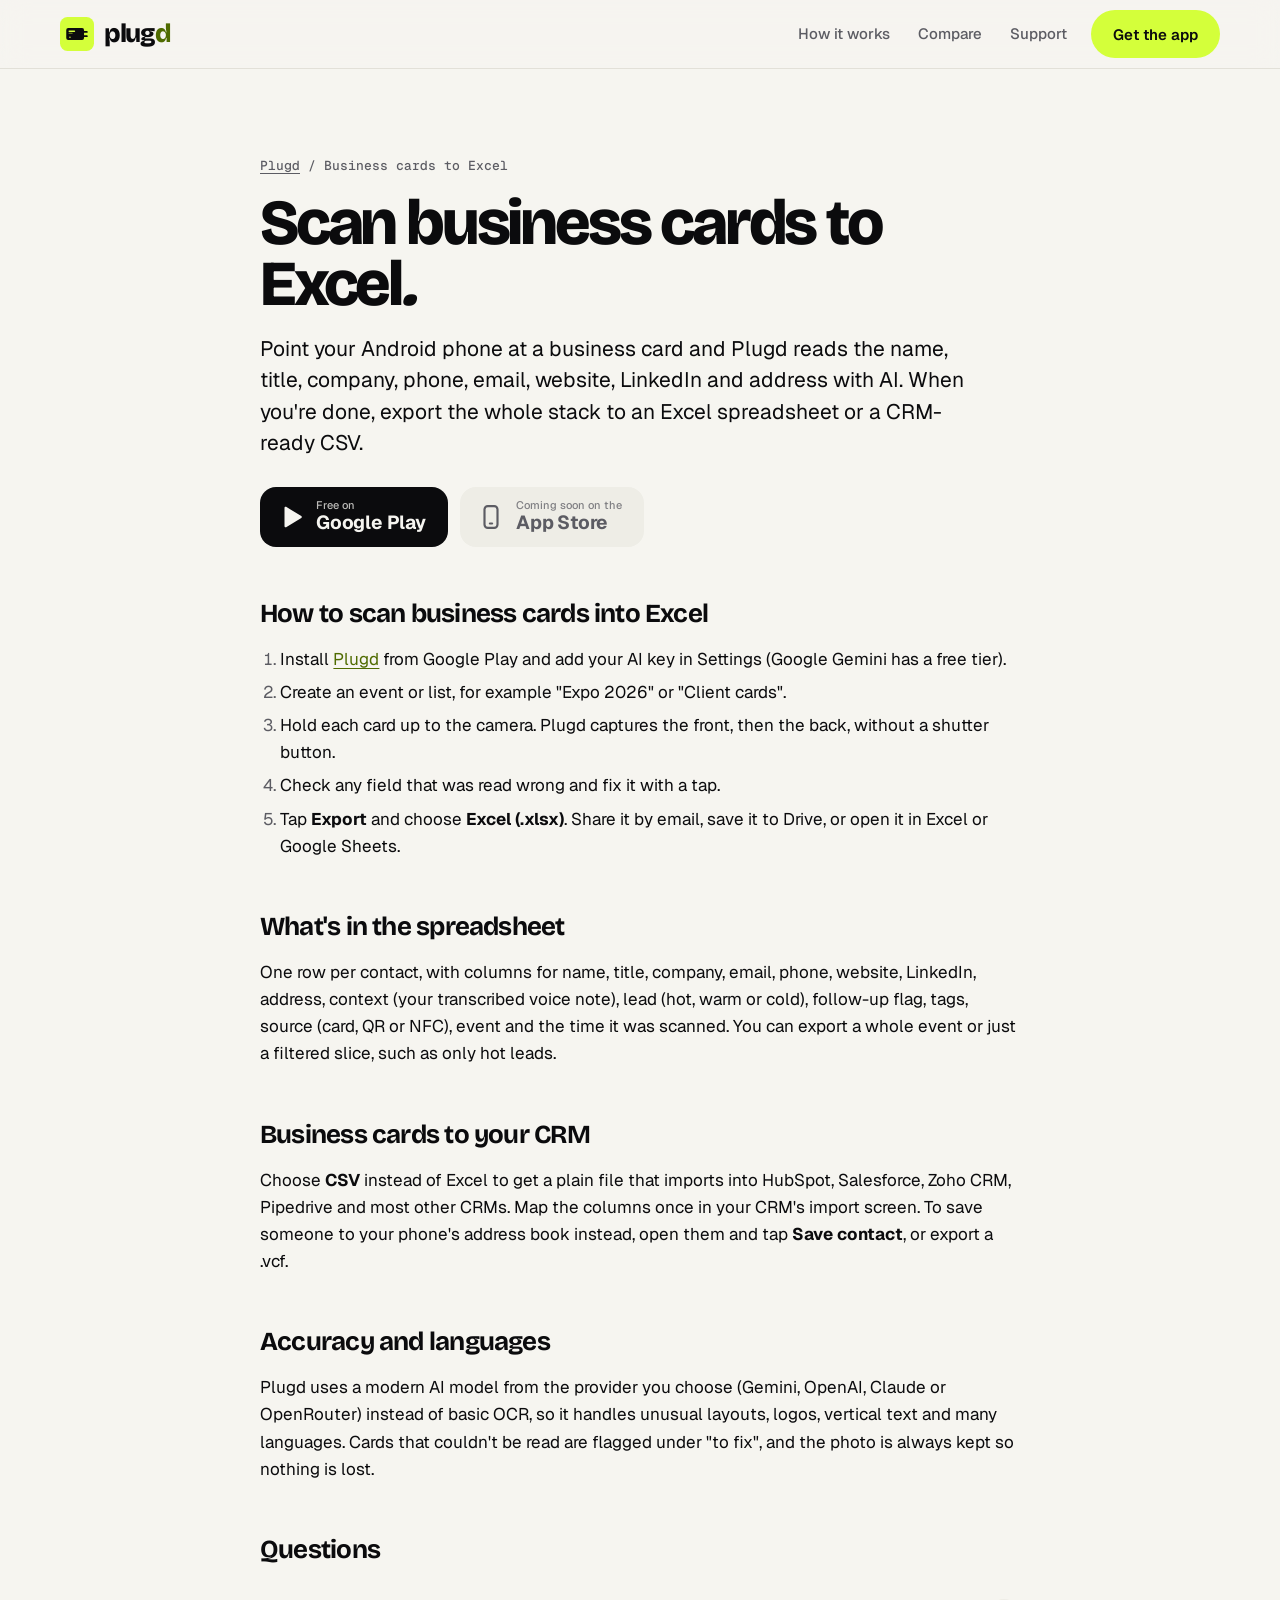
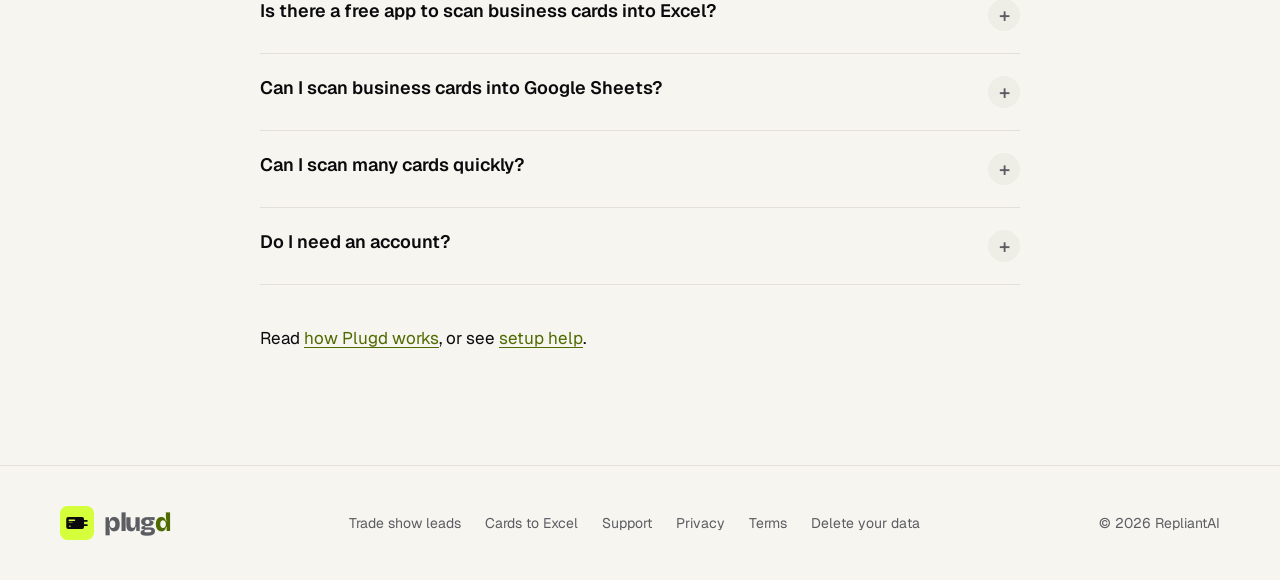
<file: scan-business-cards-to-excel.html>
<!doctype html>
<html lang="en">
<head>
  <meta charset="utf-8" />
  <meta name="viewport" content="width=device-width, initial-scale=1, viewport-fit=cover" />
  <title>Scan Business Cards to Excel or CSV (Free App) | Plugd</title>
  <meta name="description" content="Scan business cards to Excel for free. Plugd reads each card with AI and exports one row per contact to .xlsx, CSV for HubSpot, Salesforce or Zoho, or vCard. No account needed." />
  <meta name="theme-color" content="#0b0b0d" />
  <link rel="canonical" href="https://plugd.repliantai.com/scan-business-cards-to-excel.html" />
  <meta property="og:type" content="article" />
  <meta property="og:site_name" content="Plugd" />
  <meta property="og:url" content="https://plugd.repliantai.com/scan-business-cards-to-excel.html" />
  <meta property="og:title" content="Scan Business Cards to Excel or CSV (Free App) | Plugd" />
  <meta property="og:description" content="Scan business cards to Excel for free. Plugd reads each card with AI and exports one row per contact to .xlsx, CSV for HubSpot, Salesforce or Zoho, or vCard. No account needed." />
  <meta property="og:image" content="https://plugd.repliantai.com/img/og.png" />
  <meta name="twitter:card" content="summary_large_image" />
  <link rel="icon" href="img/icon.svg" type="image/svg+xml" />
  <link rel="apple-touch-icon" href="img/icon-180.png" />
  <link rel="manifest" href="manifest.webmanifest" />
  <link rel="preconnect" href="https://fonts.googleapis.com" />
  <link rel="preconnect" href="https://fonts.gstatic.com" crossorigin />
  <link href="https://fonts.googleapis.com/css2?family=Bricolage+Grotesque:opsz,wght@12..96,600..800&family=Geist:wght@400..700&family=Geist+Mono:wght@400;500&display=swap" rel="stylesheet" />
  <link rel="stylesheet" href="styles.css" />
  <script type="application/ld+json">
{
  "@context": "https://schema.org",
  "@graph": [
    {
      "@type": "WebPage",
      "url": "https://plugd.repliantai.com/scan-business-cards-to-excel.html",
      "name": "Scan Business Cards to Excel or CSV (Free App) | Plugd",
      "description": "Scan business cards to Excel for free. Plugd reads each card with AI and exports one row per contact to .xlsx, CSV for HubSpot, Salesforce or Zoho, or vCard. No account needed.",
      "isPartOf": {
        "@id": "https://plugd.repliantai.com/#website"
      },
      "about": {
        "@id": "https://plugd.repliantai.com/#app"
      },
      "breadcrumb": {
        "@type": "BreadcrumbList",
        "itemListElement": [
          {
            "@type": "ListItem",
            "position": 1,
            "name": "Plugd",
            "item": "https://plugd.repliantai.com/"
          },
          {
            "@type": "ListItem",
            "position": 2,
            "name": "Business cards to Excel",
            "item": "https://plugd.repliantai.com/scan-business-cards-to-excel.html"
          }
        ]
      }
    },
    {
      "@type": [
        "MobileApplication",
        "SoftwareApplication"
      ],
      "@id": "https://plugd.repliantai.com/#app",
      "name": "Plugd: Business Card Scanner",
      "operatingSystem": "Android 7.0 or later",
      "applicationCategory": "BusinessApplication",
      "downloadUrl": "https://play.google.com/store/apps/details?id=com.cardscanner.plugd",
      "offers": {
        "@type": "Offer",
        "price": "0",
        "priceCurrency": "USD"
      }
    },
    {
      "@type": "FAQPage",
      "mainEntity": [
        {
          "@type": "Question",
          "name": "Is there a free app to scan business cards into Excel?",
          "acceptedAnswer": {
            "@type": "Answer",
            "text": "Yes. Plugd is free on Android, has no scan limit and exports to Excel (.xlsx) and CSV without a paid plan or account."
          }
        },
        {
          "@type": "Question",
          "name": "Can I scan business cards into Google Sheets?",
          "acceptedAnswer": {
            "@type": "Answer",
            "text": "Yes. Export to Excel or CSV and open the file in Google Sheets, or save it to Google Drive from the share sheet."
          }
        },
        {
          "@type": "Question",
          "name": "Can I scan many cards quickly?",
          "acceptedAnswer": {
            "@type": "Answer",
            "text": "Yes. Plugd captures cards hands-free as you hold each one up, so you can work through a stack without tapping a shutter button."
          }
        },
        {
          "@type": "Question",
          "name": "Do I need an account?",
          "acceptedAnswer": {
            "@type": "Answer",
            "text": "No. There is no Plugd account. Your cards stay on your phone until you export them."
          }
        }
      ]
    }
  ]
}
  </script>
</head>
<body class="article">
  <a class="skip" href="#main">Skip to content</a>
  <header class="site-head">
    <div class="wrap">
      <a class="brand" href="./" aria-label="Plugd home"><img src="img/icon.svg" alt="" />plug<b>d</b></a>
      <nav class="site-nav" aria-label="Main">
        <a href="./#how">How it works</a>
        <a href="./#compare">Compare</a>
        <a href="support.html">Support</a>
      </nav>
      <a class="btn btn-volt" href="https://play.google.com/store/apps/details?id=com.cardscanner.plugd">Get the app</a>
    </div>
  </header>

  <main id="main" class="doc">
    <div class="wrap">
      <p class="crumbs"><a href="./">Plugd</a> / Business cards to Excel</p>
      <h1>Scan business cards to Excel<em>.</em></h1>
      <p class="lead">Point your Android phone at a business card and Plugd reads the name, title, company, phone, email, website, LinkedIn and address with AI. When you're done, export the whole stack to an Excel spreadsheet or a CRM-ready CSV.</p>
      <div class="stores">
          <a class="store" href="https://play.google.com/store/apps/details?id=com.cardscanner.plugd" data-store="android">
            <svg viewBox="0 0 24 24" fill="currentColor" aria-hidden="true"><path d="M6 3.5v17a1 1 0 0 0 1.5.86l14-8.5a1 1 0 0 0 0-1.72l-14-8.5A1 1 0 0 0 6 3.5Z" /></svg>
            <span><small>Free on</small><strong>Google Play</strong></span>
          </a>
          <span class="store soon" data-store="ios" aria-disabled="true">
            <svg viewBox="0 0 24 24" fill="none" stroke="currentColor" stroke-width="2" stroke-linecap="round" stroke-linejoin="round" aria-hidden="true"><rect x="6" y="2" width="12" height="20" rx="3" /><path d="M11 18h2" /></svg>
            <span><small>Coming soon on the</small><strong>App Store</strong></span>
          </span>
        </div>

      <h2 id="how">How to scan business cards into Excel</h2>
      <ol>
        <li>Install <a href="./">Plugd</a> from Google Play and add your AI key in Settings (Google Gemini has a free tier).</li>
        <li>Create an event or list, for example "Expo 2026" or "Client cards".</li>
        <li>Hold each card up to the camera. Plugd captures the front, then the back, without a shutter button.</li>
        <li>Check any field that was read wrong and fix it with a tap.</li>
        <li>Tap <strong>Export</strong> and choose <strong>Excel (.xlsx)</strong>. Share it by email, save it to Drive, or open it in Excel or Google Sheets.</li>
      </ol>

      <h2 id="columns">What's in the spreadsheet</h2>
      <p>One row per contact, with columns for name, title, company, email, phone, website, LinkedIn, address, context (your transcribed voice note), lead (hot, warm or cold), follow-up flag, tags, source (card, QR or NFC), event and the time it was scanned. You can export a whole event or just a filtered slice, such as only hot leads.</p>

      <h2 id="crm">Business cards to your CRM</h2>
      <p>Choose <strong>CSV</strong> instead of Excel to get a plain file that imports into HubSpot, Salesforce, Zoho CRM, Pipedrive and most other CRMs. Map the columns once in your CRM's import screen. To save someone to your phone's address book instead, open them and tap <strong>Save contact</strong>, or export a .vcf.</p>

      <h2 id="accuracy">Accuracy and languages</h2>
      <p>Plugd uses a modern AI model from the provider you choose (Gemini, OpenAI, Claude or OpenRouter) instead of basic OCR, so it handles unusual layouts, logos, vertical text and many languages. Cards that couldn't be read are flagged under "to fix", and the photo is always kept so nothing is lost.</p>

      <h2 id="faq">Questions</h2>
      <div class="faq">
          <details><summary>Is there a free app to scan business cards into Excel?</summary><p>Yes. Plugd is free on Android, has no scan limit and exports to Excel (.xlsx) and CSV without a paid plan or account.</p></details>
          <details><summary>Can I scan business cards into Google Sheets?</summary><p>Yes. Export to Excel or CSV and open the file in Google Sheets, or save it to Google Drive from the share sheet.</p></details>
          <details><summary>Can I scan many cards quickly?</summary><p>Yes. Plugd captures cards hands-free as you hold each one up, so you can work through a stack without tapping a shutter button.</p></details>
          <details><summary>Do I need an account?</summary><p>No. There is no Plugd account. Your cards stay on your phone until you export them.</p></details>
      </div>
      <p style="margin-top:40px">Read <a href="./">how Plugd works</a>, or see <a href="support.html">setup help</a>.</p>
    </div>
  </main>

  <footer class="site-foot">
    <div class="wrap">
      <a class="brand" href="./" aria-label="Plugd home"><img src="img/icon.svg" alt="" />plug<b>d</b></a>
      <nav aria-label="Legal and support">
        <a href="trade-show-lead-capture.html">Trade show leads</a>
        <a href="scan-business-cards-to-excel.html">Cards to Excel</a>
        <a href="support.html">Support</a>
        <a href="privacy.html">Privacy</a>
        <a href="terms.html">Terms</a>
        <a href="support.html#delete">Delete your data</a>
      </nav>
      <span>© 2026 RepliantAI</span>
    </div>
  </footer>
</body>
</html>
</file>
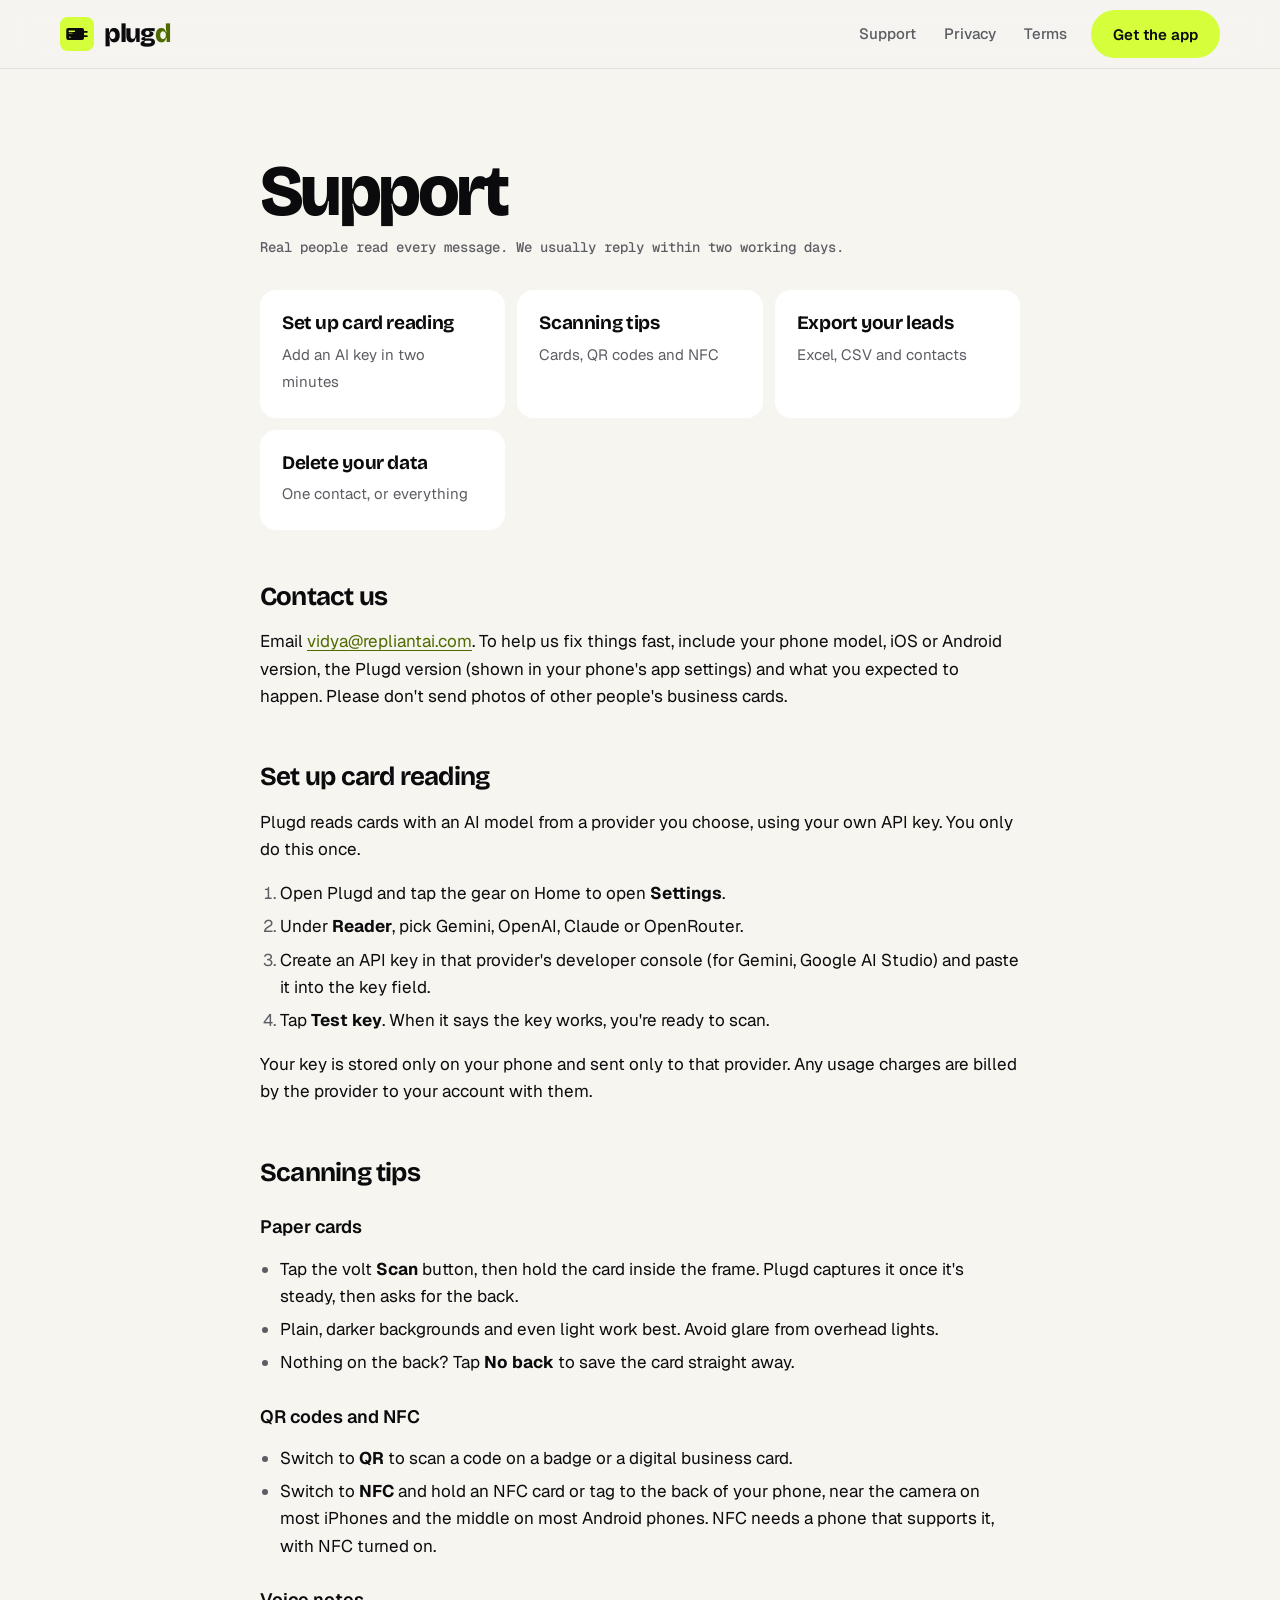
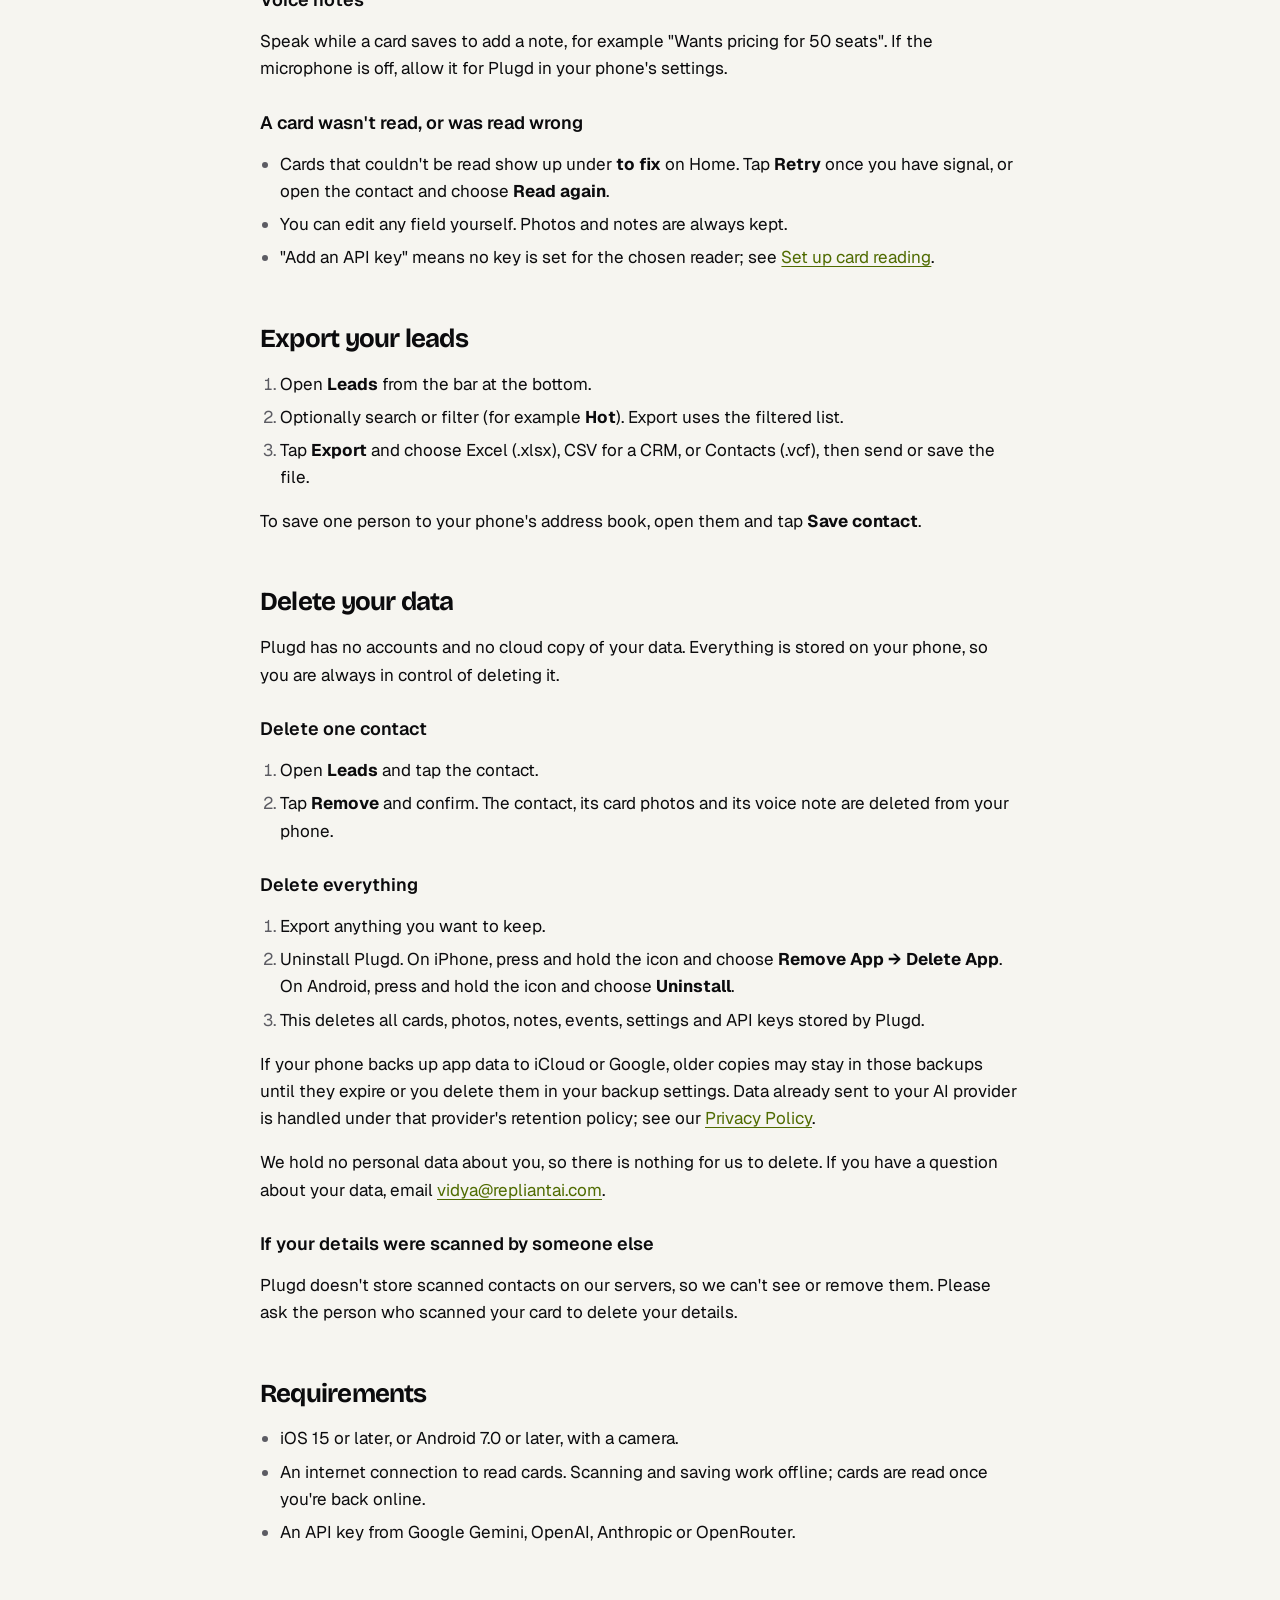
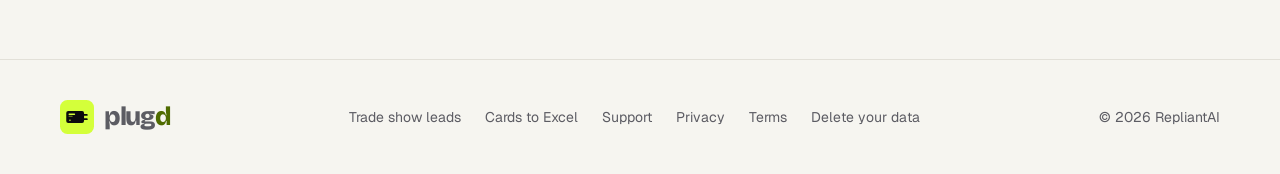
<file: support.html>
<!doctype html>
<html lang="en">
<head>
  <meta charset="utf-8" />
  <meta name="viewport" content="width=device-width, initial-scale=1, viewport-fit=cover" />
  <title>Support · Plugd</title>
  <meta name="description" content="Get help with Plugd: setting up card reading, scanning tips, exporting, and deleting your data." />
  <link rel="canonical" href="https://plugd.repliantai.com/support.html" />
  <meta name="theme-color" content="#0b0b0d" />
  <link rel="icon" href="img/icon.svg" type="image/svg+xml" />
  <link rel="preconnect" href="https://fonts.googleapis.com" />
  <link rel="preconnect" href="https://fonts.gstatic.com" crossorigin />
  <link href="https://fonts.googleapis.com/css2?family=Bricolage+Grotesque:opsz,wght@12..96,600..800&family=Geist:wght@400..700&family=Geist+Mono:wght@400;500&display=swap" rel="stylesheet" />
  <link rel="stylesheet" href="styles.css" />
</head>
<body>
  <a class="skip" href="#main">Skip to content</a>
  <header class="site-head">
    <div class="wrap">
      <a class="brand" href="./" aria-label="Plugd home"><img src="img/icon.svg" alt="" />plug<b>d</b></a>
      <nav class="site-nav" aria-label="Main">
        <a href="support.html" aria-current="page">Support</a>
        <a href="privacy.html">Privacy</a>
        <a href="terms.html">Terms</a>
      </nav>
      <a class="btn btn-volt" href="./#download">Get the app</a>
    </div>
  </header>

  <main id="main" class="doc">
    <div class="wrap">
      <h1>Support</h1>
      <p class="meta">Real people read every message. We usually reply within two working days.</p>

      <div class="help-grid">
        <a href="#setup"><strong>Set up card reading</strong><span>Add an AI key in two minutes</span></a>
        <a href="#scanning"><strong>Scanning tips</strong><span>Cards, QR codes and NFC</span></a>
        <a href="#export"><strong>Export your leads</strong><span>Excel, CSV and contacts</span></a>
        <a href="#delete"><strong>Delete your data</strong><span>One contact, or everything</span></a>
      </div>

      <h2 id="contact">Contact us</h2>
      <p>Email <a href="mailto:vidya@repliantai.com">vidya@repliantai.com</a>. To help us fix things fast, include your phone model, iOS or Android version, the Plugd version (shown in your phone's app settings) and what you expected to happen. Please don't send photos of other people's business cards.</p>

      <h2 id="setup">Set up card reading</h2>
      <p>Plugd reads cards with an AI model from a provider you choose, using your own API key. You only do this once.</p>
      <ol>
        <li>Open Plugd and tap the gear on Home to open <strong>Settings</strong>.</li>
        <li>Under <strong>Reader</strong>, pick Gemini, OpenAI, Claude or OpenRouter.</li>
        <li>Create an API key in that provider's developer console (for Gemini, Google AI Studio) and paste it into the key field.</li>
        <li>Tap <strong>Test key</strong>. When it says the key works, you're ready to scan.</li>
      </ol>
      <p>Your key is stored only on your phone and sent only to that provider. Any usage charges are billed by the provider to your account with them.</p>

      <h2 id="scanning">Scanning tips</h2>
      <h3>Paper cards</h3>
      <ul>
        <li>Tap the volt <strong>Scan</strong> button, then hold the card inside the frame. Plugd captures it once it's steady, then asks for the back.</li>
        <li>Plain, darker backgrounds and even light work best. Avoid glare from overhead lights.</li>
        <li>Nothing on the back? Tap <strong>No back</strong> to save the card straight away.</li>
      </ul>
      <h3>QR codes and NFC</h3>
      <ul>
        <li>Switch to <strong>QR</strong> to scan a code on a badge or a digital business card.</li>
        <li>Switch to <strong>NFC</strong> and hold an NFC card or tag to the back of your phone, near the camera on most iPhones and the middle on most Android phones. NFC needs a phone that supports it, with NFC turned on.</li>
      </ul>
      <h3>Voice notes</h3>
      <p>Speak while a card saves to add a note, for example "Wants pricing for 50 seats". If the microphone is off, allow it for Plugd in your phone's settings.</p>
      <h3>A card wasn't read, or was read wrong</h3>
      <ul>
        <li>Cards that couldn't be read show up under <strong>to fix</strong> on Home. Tap <strong>Retry</strong> once you have signal, or open the contact and choose <strong>Read again</strong>.</li>
        <li>You can edit any field yourself. Photos and notes are always kept.</li>
        <li>"Add an API key" means no key is set for the chosen reader; see <a href="#setup">Set up card reading</a>.</li>
      </ul>

      <h2 id="export">Export your leads</h2>
      <ol>
        <li>Open <strong>Leads</strong> from the bar at the bottom.</li>
        <li>Optionally search or filter (for example <strong>Hot</strong>). Export uses the filtered list.</li>
        <li>Tap <strong>Export</strong> and choose Excel (.xlsx), CSV for a CRM, or Contacts (.vcf), then send or save the file.</li>
      </ol>
      <p>To save one person to your phone's address book, open them and tap <strong>Save contact</strong>.</p>

      <h2 id="delete">Delete your data</h2>
      <p>Plugd has no accounts and no cloud copy of your data. Everything is stored on your phone, so you are always in control of deleting it.</p>
      <h3>Delete one contact</h3>
      <ol>
        <li>Open <strong>Leads</strong> and tap the contact.</li>
        <li>Tap <strong>Remove</strong> and confirm. The contact, its card photos and its voice note are deleted from your phone.</li>
      </ol>
      <h3>Delete everything</h3>
      <ol>
        <li>Export anything you want to keep.</li>
        <li>Uninstall Plugd. On iPhone, press and hold the icon and choose <strong>Remove App → Delete App</strong>. On Android, press and hold the icon and choose <strong>Uninstall</strong>.</li>
        <li>This deletes all cards, photos, notes, events, settings and API keys stored by Plugd.</li>
      </ol>
      <p>If your phone backs up app data to iCloud or Google, older copies may stay in those backups until they expire or you delete them in your backup settings. Data already sent to your AI provider is handled under that provider's retention policy; see our <a href="privacy.html#ai">Privacy Policy</a>.</p>
      <p>We hold no personal data about you, so there is nothing for us to delete. If you have a question about your data, email <a href="mailto:vidya@repliantai.com">vidya@repliantai.com</a>.</p>
      <h3>If your details were scanned by someone else</h3>
      <p>Plugd doesn't store scanned contacts on our servers, so we can't see or remove them. Please ask the person who scanned your card to delete your details.</p>

      <h2 id="requirements">Requirements</h2>
      <ul>
        <li>iOS 15 or later, or Android 7.0 or later, with a camera.</li>
        <li>An internet connection to read cards. Scanning and saving work offline; cards are read once you're back online.</li>
        <li>An API key from Google Gemini, OpenAI, Anthropic or OpenRouter.</li>
      </ul>
    </div>
  </main>

  <footer class="site-foot">
    <div class="wrap">
      <a class="brand" href="./" aria-label="Plugd home"><img src="img/icon.svg" alt="" />plug<b>d</b></a>
      <nav aria-label="Legal and support">
        <a href="trade-show-lead-capture.html">Trade show leads</a>
        <a href="scan-business-cards-to-excel.html">Cards to Excel</a>
        <a href="support.html">Support</a>
        <a href="privacy.html">Privacy</a>
        <a href="terms.html">Terms</a>
        <a href="support.html#delete">Delete your data</a>
      </nav>
      <span>© 2026 RepliantAI</span>
    </div>
  </footer>
</body>
</html>
</file>
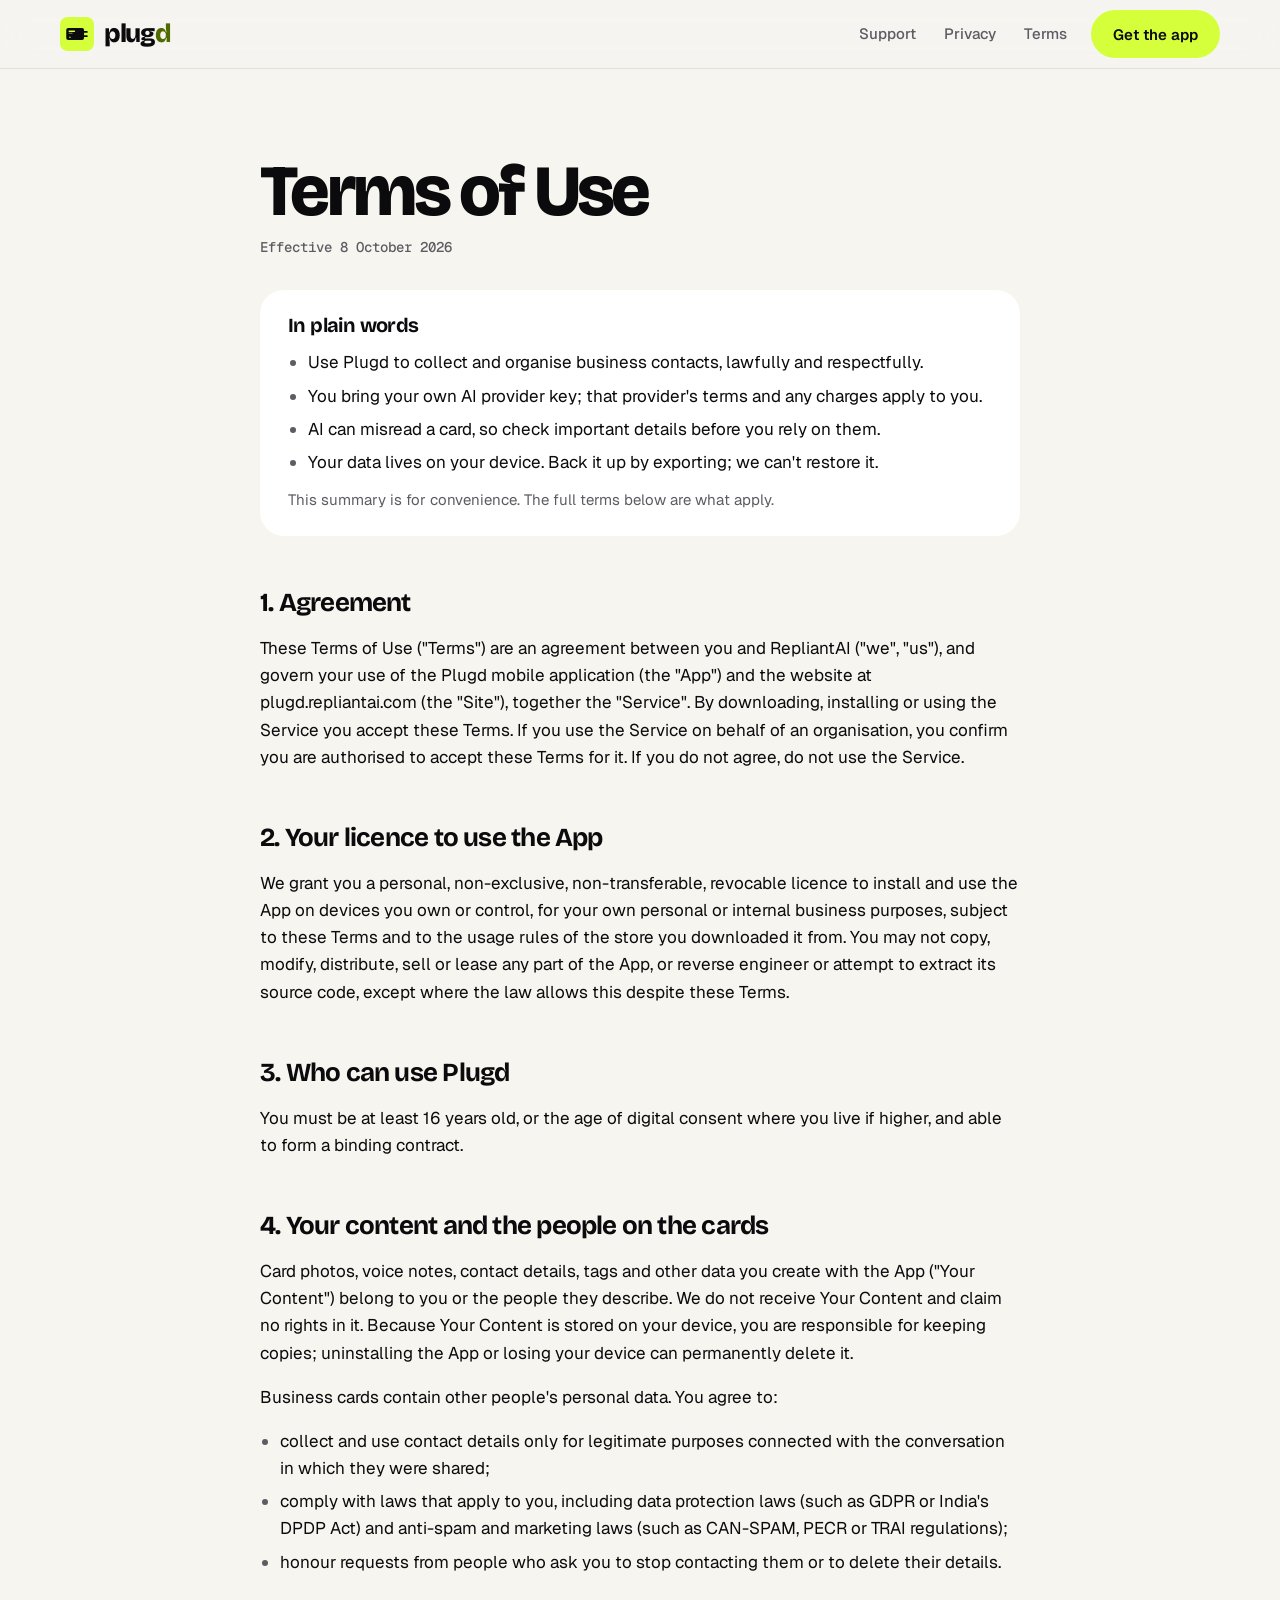
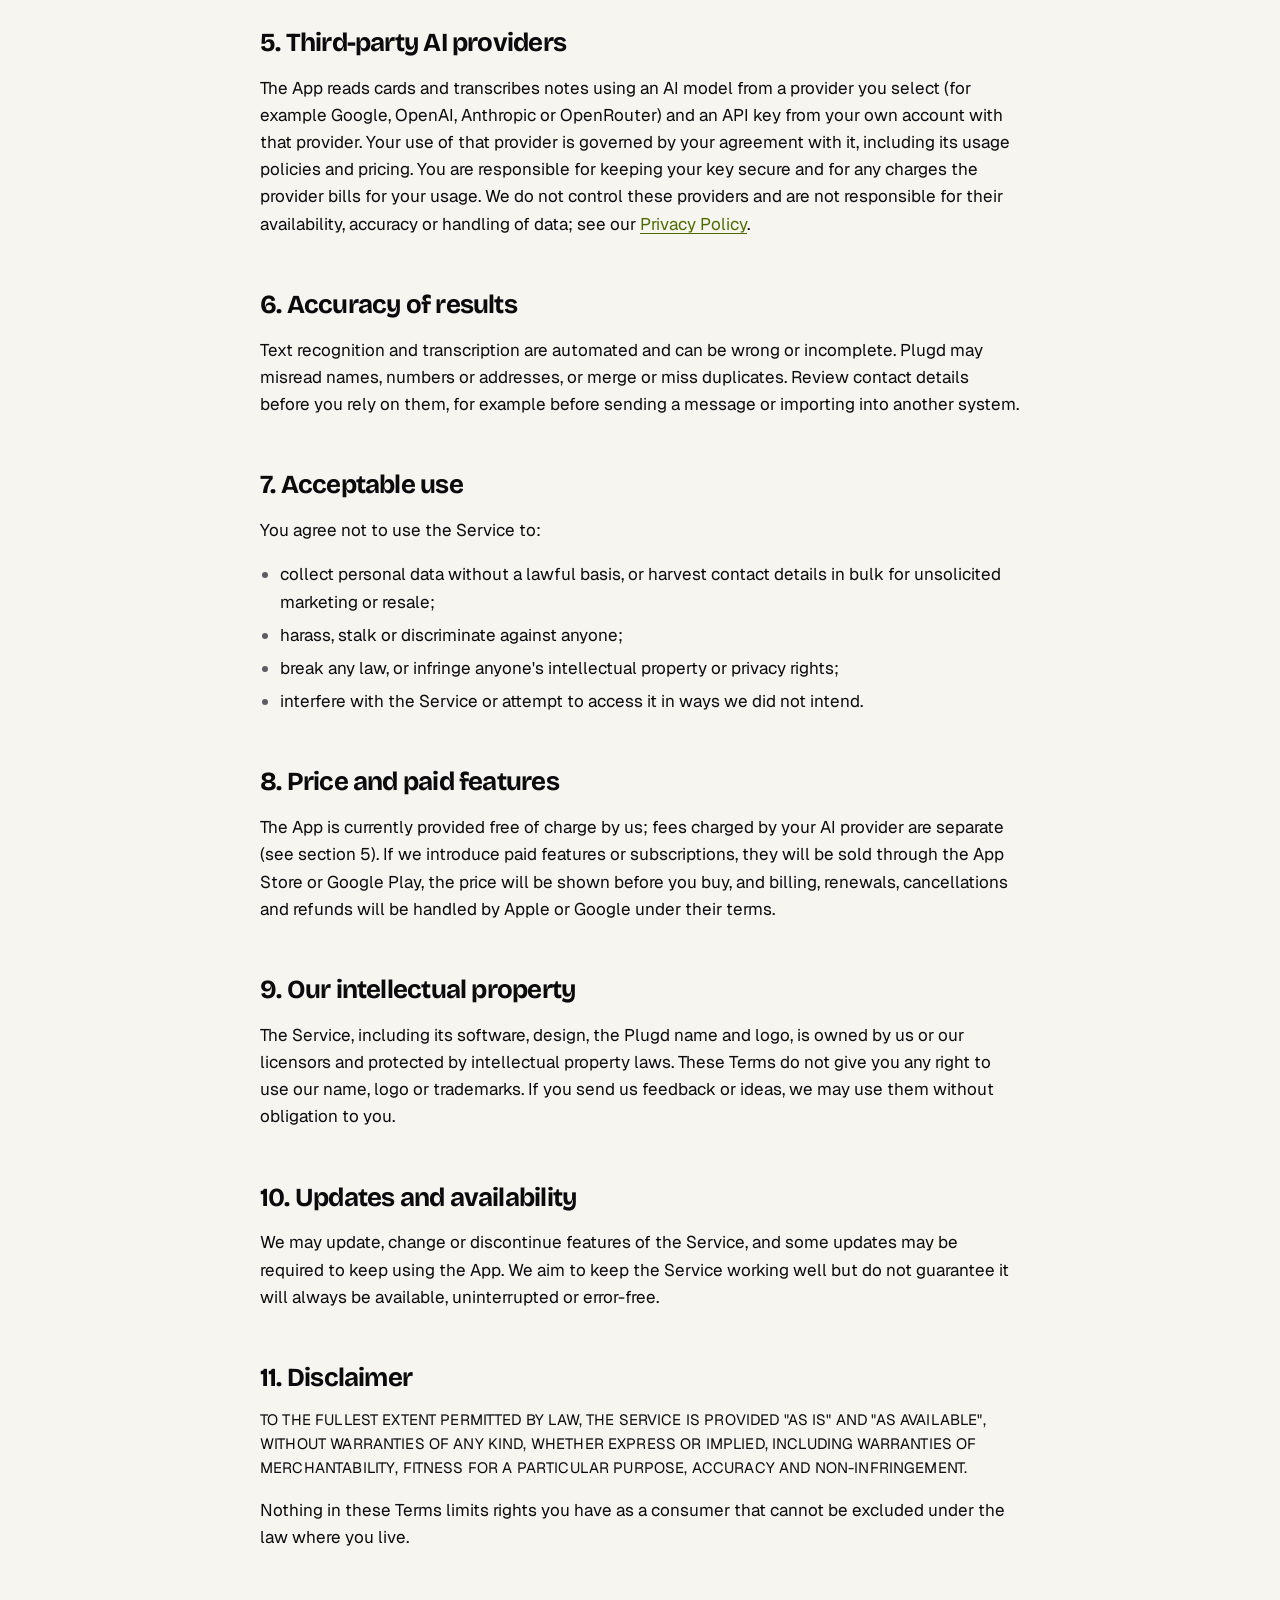
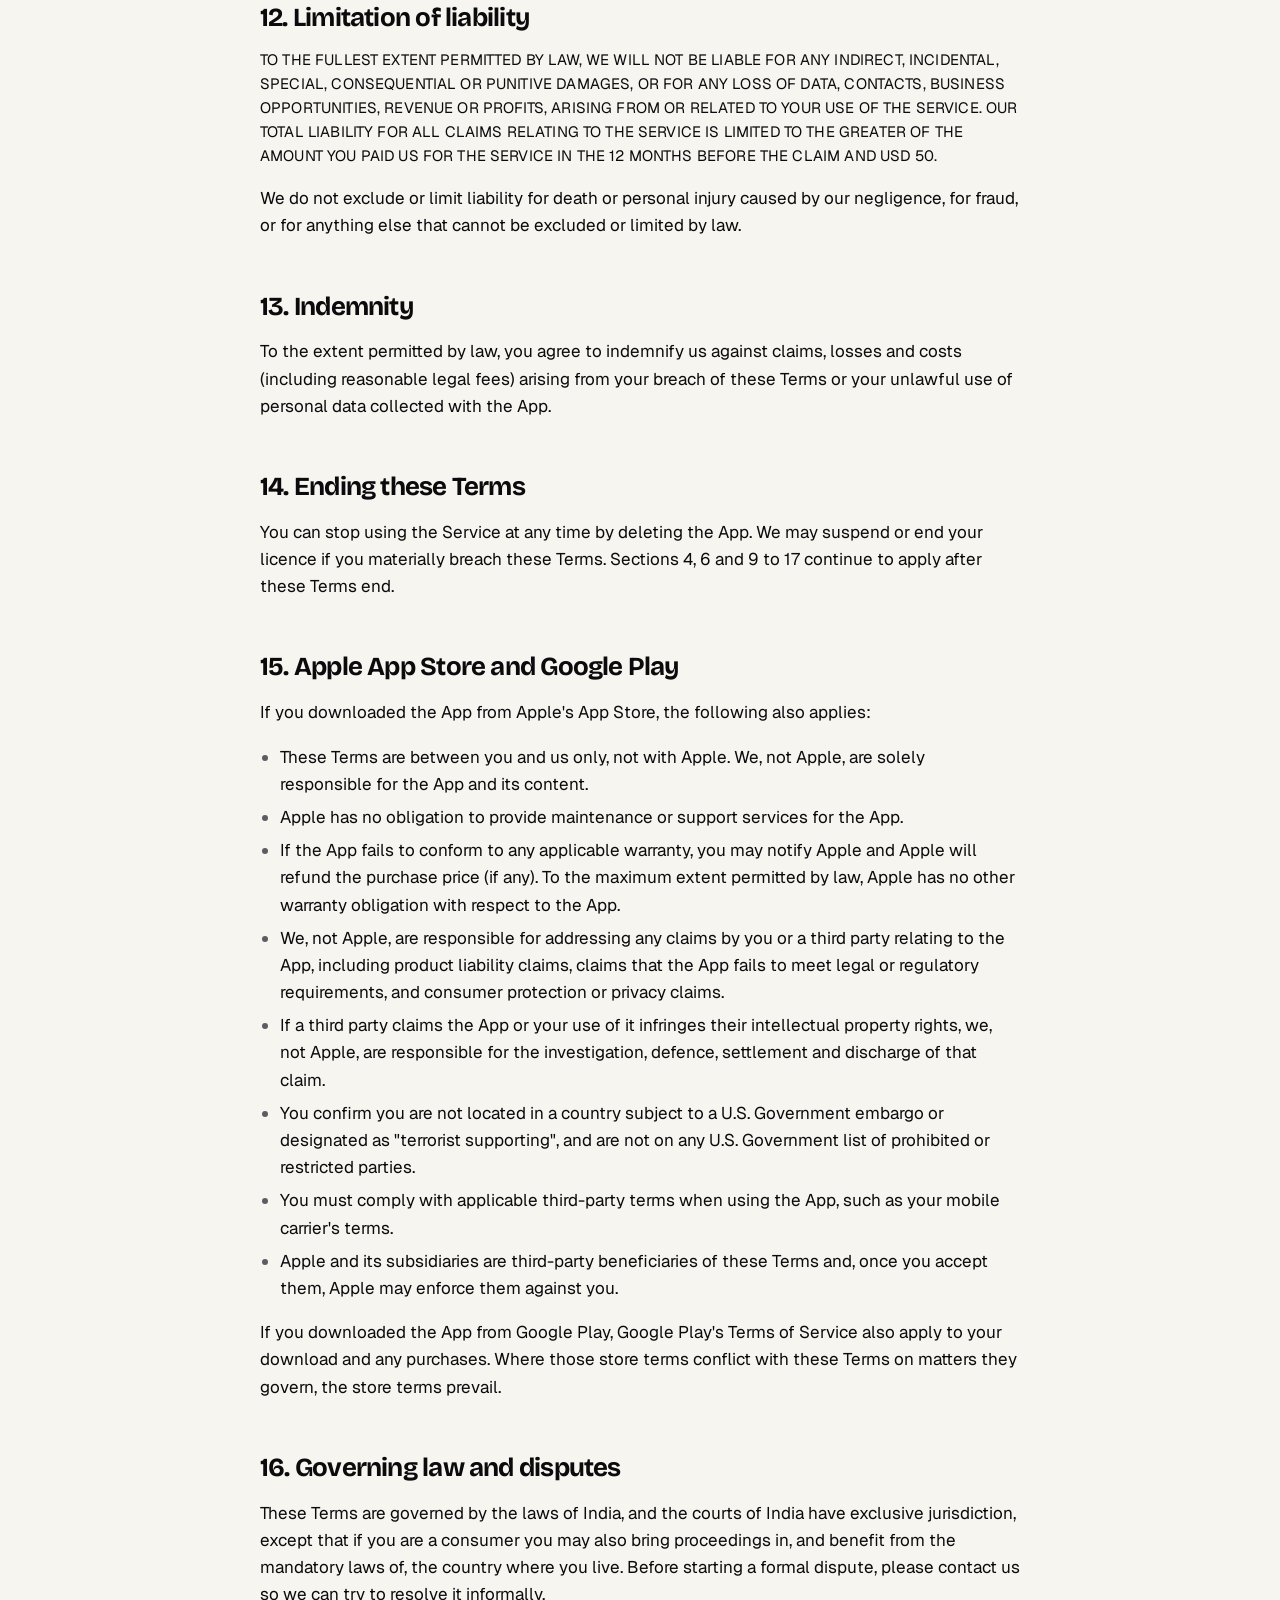
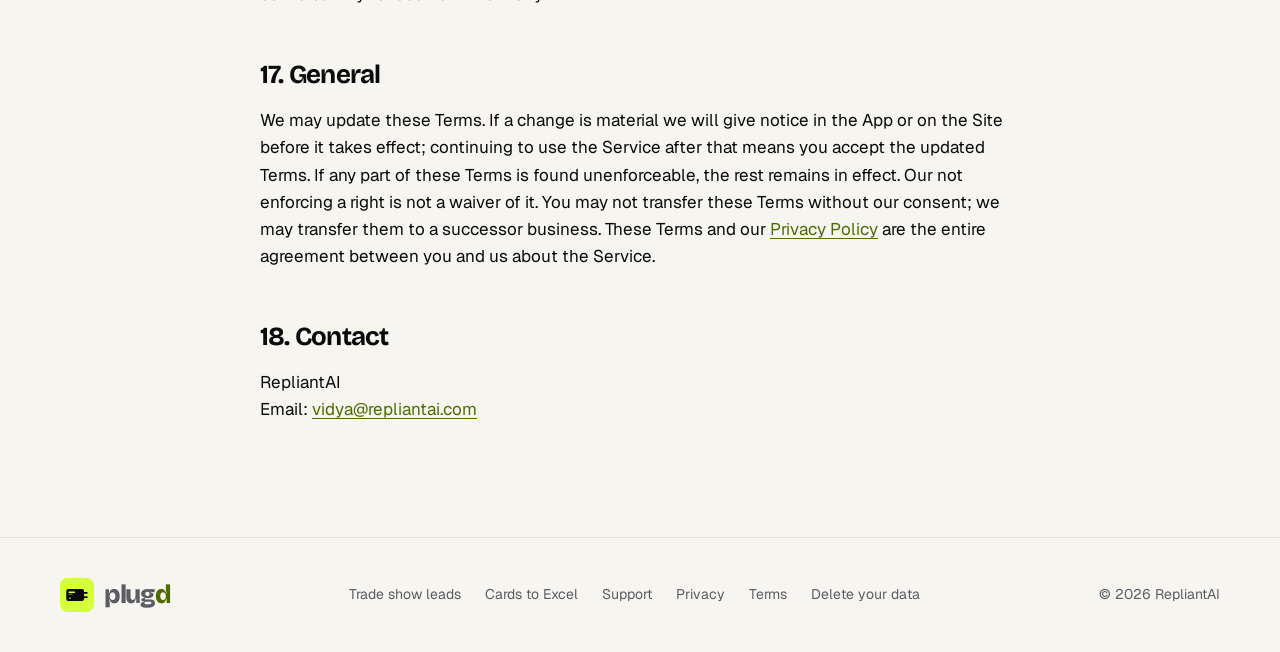
<file: terms.html>
<!doctype html>
<html lang="en">
<head>
  <meta charset="utf-8" />
  <meta name="viewport" content="width=device-width, initial-scale=1, viewport-fit=cover" />
  <title>Terms of Use · Plugd</title>
  <meta name="description" content="The terms for using the Plugd business card scanner app and website." />
  <link rel="canonical" href="https://plugd.repliantai.com/terms.html" />
  <meta name="theme-color" content="#0b0b0d" />
  <link rel="icon" href="img/icon.svg" type="image/svg+xml" />
  <link rel="preconnect" href="https://fonts.googleapis.com" />
  <link rel="preconnect" href="https://fonts.gstatic.com" crossorigin />
  <link href="https://fonts.googleapis.com/css2?family=Bricolage+Grotesque:opsz,wght@12..96,600..800&family=Geist:wght@400..700&family=Geist+Mono:wght@400;500&display=swap" rel="stylesheet" />
  <link rel="stylesheet" href="styles.css" />
</head>
<body>
  <a class="skip" href="#main">Skip to content</a>
  <header class="site-head">
    <div class="wrap">
      <a class="brand" href="./" aria-label="Plugd home"><img src="img/icon.svg" alt="" />plug<b>d</b></a>
      <nav class="site-nav" aria-label="Main">
        <a href="support.html">Support</a>
        <a href="privacy.html">Privacy</a>
        <a href="terms.html" aria-current="page">Terms</a>
      </nav>
      <a class="btn btn-volt" href="./#download">Get the app</a>
    </div>
  </header>

  <main id="main" class="doc">
    <div class="wrap">
      <h1>Terms of Use</h1>
      <p class="meta">Effective 8 October 2026</p>

      <div class="summary">
        <h2>In plain words</h2>
        <ul>
          <li>Use Plugd to collect and organise business contacts, lawfully and respectfully.</li>
          <li>You bring your own AI provider key; that provider's terms and any charges apply to you.</li>
          <li>AI can misread a card, so check important details before you rely on them.</li>
          <li>Your data lives on your device. Back it up by exporting; we can't restore it.</li>
        </ul>
        <p style="margin:12px 0 0;color:var(--muted);font-size:15px">This summary is for convenience. The full terms below are what apply.</p>
      </div>

      <h2 id="agreement">1. Agreement</h2>
      <p>These Terms of Use ("Terms") are an agreement between you and RepliantAI ("we", "us"), and govern your use of the Plugd mobile application (the "App") and the website at plugd.repliantai.com (the "Site"), together the "Service". By downloading, installing or using the Service you accept these Terms. If you use the Service on behalf of an organisation, you confirm you are authorised to accept these Terms for it. If you do not agree, do not use the Service.</p>

      <h2 id="licence">2. Your licence to use the App</h2>
      <p>We grant you a personal, non-exclusive, non-transferable, revocable licence to install and use the App on devices you own or control, for your own personal or internal business purposes, subject to these Terms and to the usage rules of the store you downloaded it from. You may not copy, modify, distribute, sell or lease any part of the App, or reverse engineer or attempt to extract its source code, except where the law allows this despite these Terms.</p>

      <h2 id="eligibility">3. Who can use Plugd</h2>
      <p>You must be at least 16 years old, or the age of digital consent where you live if higher, and able to form a binding contract.</p>

      <h2 id="your-data">4. Your content and the people on the cards</h2>
      <p>Card photos, voice notes, contact details, tags and other data you create with the App ("Your Content") belong to you or the people they describe. We do not receive Your Content and claim no rights in it. Because Your Content is stored on your device, you are responsible for keeping copies; uninstalling the App or losing your device can permanently delete it.</p>
      <p>Business cards contain other people's personal data. You agree to:</p>
      <ul>
        <li>collect and use contact details only for legitimate purposes connected with the conversation in which they were shared;</li>
        <li>comply with laws that apply to you, including data protection laws (such as GDPR or India's DPDP Act) and anti-spam and marketing laws (such as CAN-SPAM, PECR or TRAI regulations);</li>
        <li>honour requests from people who ask you to stop contacting them or to delete their details.</li>
      </ul>

      <h2 id="ai">5. Third-party AI providers</h2>
      <p>The App reads cards and transcribes notes using an AI model from a provider you select (for example Google, OpenAI, Anthropic or OpenRouter) and an API key from your own account with that provider. Your use of that provider is governed by your agreement with it, including its usage policies and pricing. You are responsible for keeping your key secure and for any charges the provider bills for your usage. We do not control these providers and are not responsible for their availability, accuracy or handling of data; see our <a href="privacy.html#ai">Privacy Policy</a>.</p>

      <h2 id="accuracy">6. Accuracy of results</h2>
      <p>Text recognition and transcription are automated and can be wrong or incomplete. Plugd may misread names, numbers or addresses, or merge or miss duplicates. Review contact details before you rely on them, for example before sending a message or importing into another system.</p>

      <h2 id="acceptable-use">7. Acceptable use</h2>
      <p>You agree not to use the Service to:</p>
      <ul>
        <li>collect personal data without a lawful basis, or harvest contact details in bulk for unsolicited marketing or resale;</li>
        <li>harass, stalk or discriminate against anyone;</li>
        <li>break any law, or infringe anyone's intellectual property or privacy rights;</li>
        <li>interfere with the Service or attempt to access it in ways we did not intend.</li>
      </ul>

      <h2 id="fees">8. Price and paid features</h2>
      <p>The App is currently provided free of charge by us; fees charged by your AI provider are separate (see section 5). If we introduce paid features or subscriptions, they will be sold through the App Store or Google Play, the price will be shown before you buy, and billing, renewals, cancellations and refunds will be handled by Apple or Google under their terms.</p>

      <h2 id="ip">9. Our intellectual property</h2>
      <p>The Service, including its software, design, the Plugd name and logo, is owned by us or our licensors and protected by intellectual property laws. These Terms do not give you any right to use our name, logo or trademarks. If you send us feedback or ideas, we may use them without obligation to you.</p>

      <h2 id="updates">10. Updates and availability</h2>
      <p>We may update, change or discontinue features of the Service, and some updates may be required to keep using the App. We aim to keep the Service working well but do not guarantee it will always be available, uninterrupted or error-free.</p>

      <h2 id="disclaimer">11. Disclaimer</h2>
      <p class="caps">To the fullest extent permitted by law, the Service is provided "as is" and "as available", without warranties of any kind, whether express or implied, including warranties of merchantability, fitness for a particular purpose, accuracy and non-infringement.</p>
      <p>Nothing in these Terms limits rights you have as a consumer that cannot be excluded under the law where you live.</p>

      <h2 id="liability">12. Limitation of liability</h2>
      <p class="caps">To the fullest extent permitted by law, we will not be liable for any indirect, incidental, special, consequential or punitive damages, or for any loss of data, contacts, business opportunities, revenue or profits, arising from or related to your use of the Service. Our total liability for all claims relating to the Service is limited to the greater of the amount you paid us for the Service in the 12 months before the claim and USD 50.</p>
      <p>We do not exclude or limit liability for death or personal injury caused by our negligence, for fraud, or for anything else that cannot be excluded or limited by law.</p>

      <h2 id="indemnity">13. Indemnity</h2>
      <p>To the extent permitted by law, you agree to indemnify us against claims, losses and costs (including reasonable legal fees) arising from your breach of these Terms or your unlawful use of personal data collected with the App.</p>

      <h2 id="termination">14. Ending these Terms</h2>
      <p>You can stop using the Service at any time by deleting the App. We may suspend or end your licence if you materially breach these Terms. Sections 4, 6 and 9 to 17 continue to apply after these Terms end.</p>

      <h2 id="stores">15. Apple App Store and Google Play</h2>
      <p>If you downloaded the App from Apple's App Store, the following also applies:</p>
      <ul>
        <li>These Terms are between you and us only, not with Apple. We, not Apple, are solely responsible for the App and its content.</li>
        <li>Apple has no obligation to provide maintenance or support services for the App.</li>
        <li>If the App fails to conform to any applicable warranty, you may notify Apple and Apple will refund the purchase price (if any). To the maximum extent permitted by law, Apple has no other warranty obligation with respect to the App.</li>
        <li>We, not Apple, are responsible for addressing any claims by you or a third party relating to the App, including product liability claims, claims that the App fails to meet legal or regulatory requirements, and consumer protection or privacy claims.</li>
        <li>If a third party claims the App or your use of it infringes their intellectual property rights, we, not Apple, are responsible for the investigation, defence, settlement and discharge of that claim.</li>
        <li>You confirm you are not located in a country subject to a U.S. Government embargo or designated as "terrorist supporting", and are not on any U.S. Government list of prohibited or restricted parties.</li>
        <li>You must comply with applicable third-party terms when using the App, such as your mobile carrier's terms.</li>
        <li>Apple and its subsidiaries are third-party beneficiaries of these Terms and, once you accept them, Apple may enforce them against you.</li>
      </ul>
      <p>If you downloaded the App from Google Play, Google Play's Terms of Service also apply to your download and any purchases. Where those store terms conflict with these Terms on matters they govern, the store terms prevail.</p>

      <h2 id="law">16. Governing law and disputes</h2>
      <p>These Terms are governed by the laws of India, and the courts of India have exclusive jurisdiction, except that if you are a consumer you may also bring proceedings in, and benefit from the mandatory laws of, the country where you live. Before starting a formal dispute, please contact us so we can try to resolve it informally.</p>

      <h2 id="general">17. General</h2>
      <p>We may update these Terms. If a change is material we will give notice in the App or on the Site before it takes effect; continuing to use the Service after that means you accept the updated Terms. If any part of these Terms is found unenforceable, the rest remains in effect. Our not enforcing a right is not a waiver of it. You may not transfer these Terms without our consent; we may transfer them to a successor business. These Terms and our <a href="privacy.html">Privacy Policy</a> are the entire agreement between you and us about the Service.</p>

      <h2 id="contact">18. Contact</h2>
      <p>RepliantAI<br />Email: <a href="mailto:vidya@repliantai.com">vidya@repliantai.com</a></p>
    </div>
  </main>

  <footer class="site-foot">
    <div class="wrap">
      <a class="brand" href="./" aria-label="Plugd home"><img src="img/icon.svg" alt="" />plug<b>d</b></a>
      <nav aria-label="Legal and support">
        <a href="trade-show-lead-capture.html">Trade show leads</a>
        <a href="scan-business-cards-to-excel.html">Cards to Excel</a>
        <a href="support.html">Support</a>
        <a href="privacy.html">Privacy</a>
        <a href="terms.html">Terms</a>
        <a href="support.html#delete">Delete your data</a>
      </nav>
      <span>© 2026 RepliantAI</span>
    </div>
  </footer>
</body>
</html>
</file>
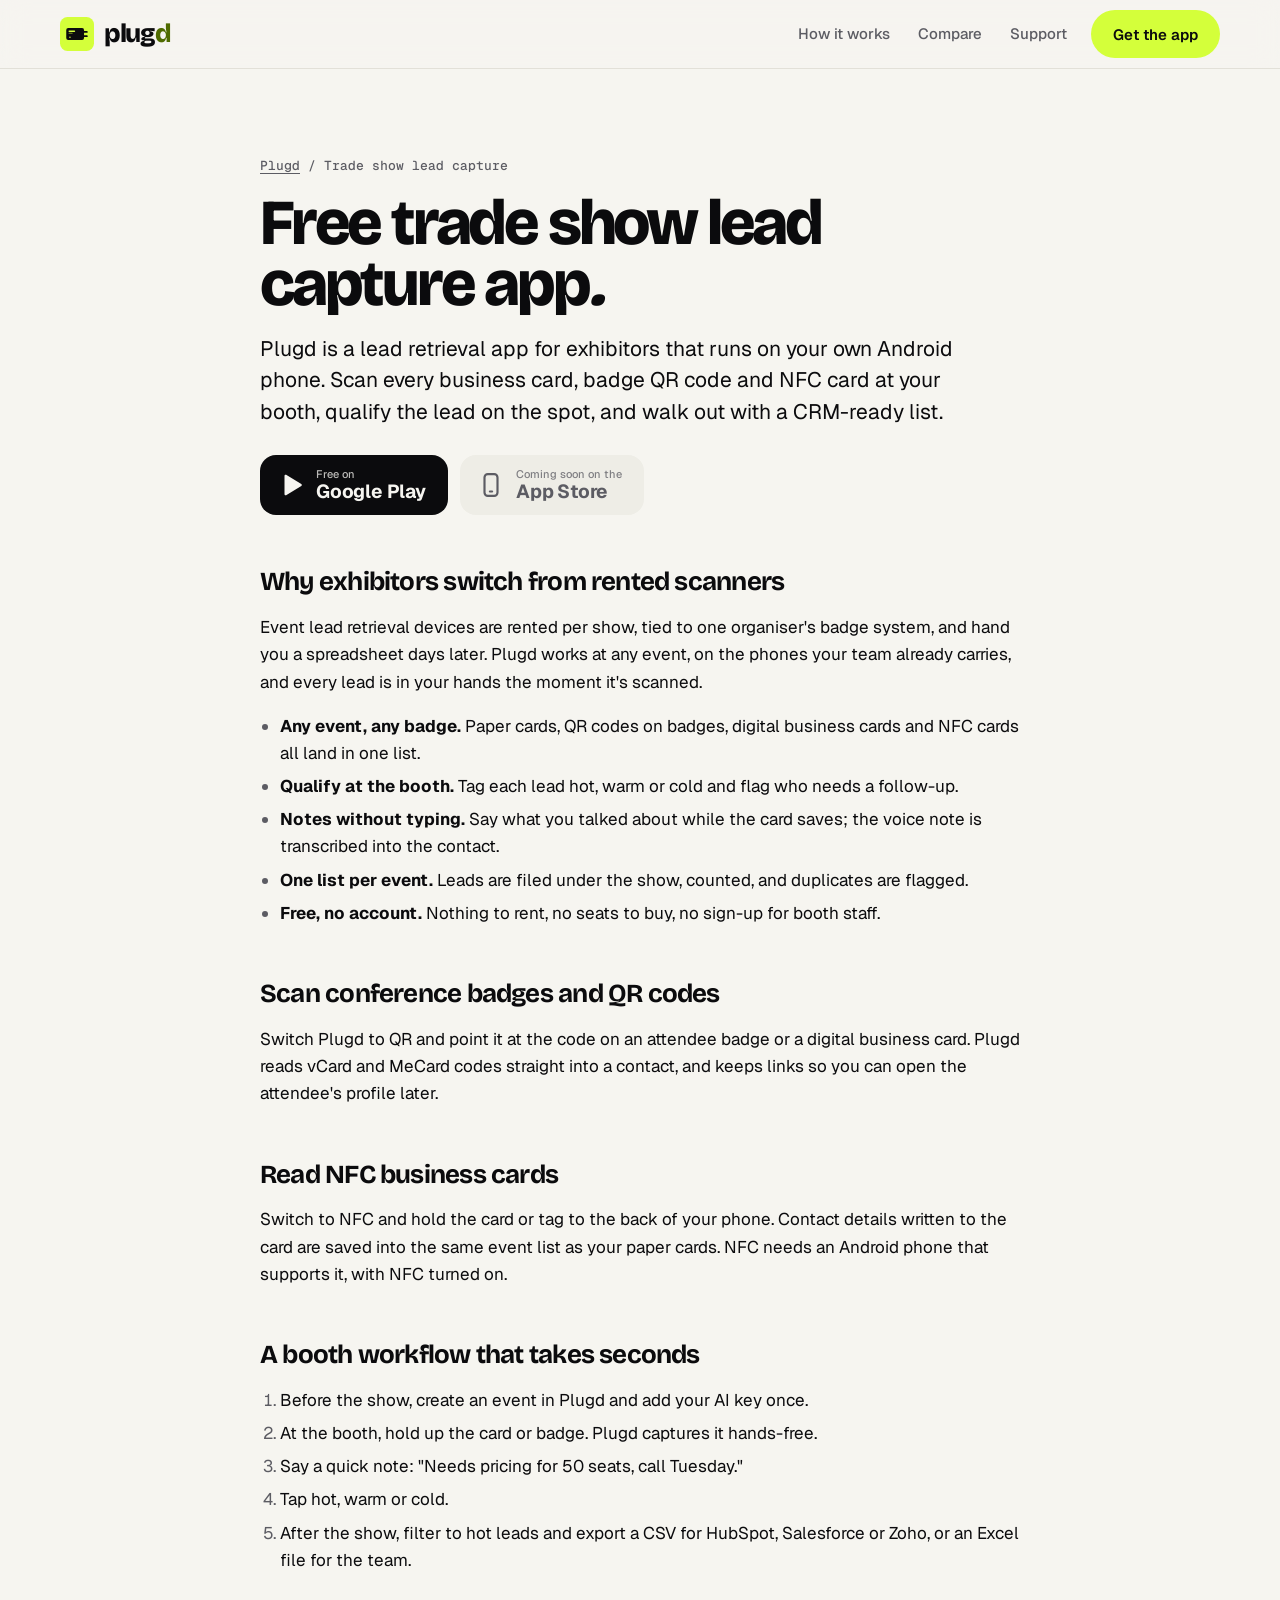
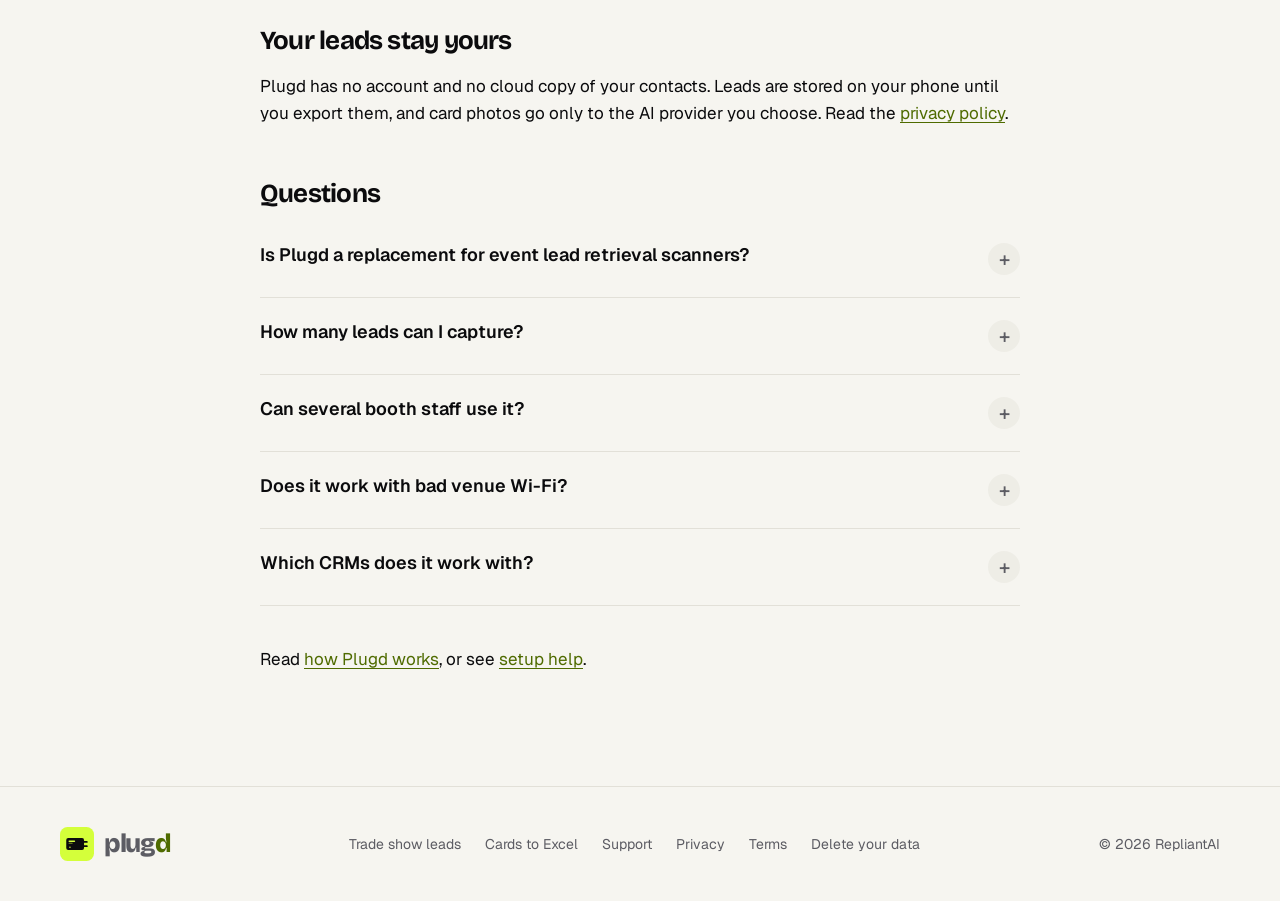
<file: trade-show-lead-capture.html>
<!doctype html>
<html lang="en">
<head>
  <meta charset="utf-8" />
  <meta name="viewport" content="width=device-width, initial-scale=1, viewport-fit=cover" />
  <title>Free Trade Show Lead Capture App for Exhibitors | Plugd</title>
  <meta name="description" content="Capture trade show leads for free: scan business cards, badge QR codes and NFC cards, add a voice note, tag hot, warm or cold, and export to your CRM. No account, no rental scanner." />
  <meta name="theme-color" content="#0b0b0d" />
  <link rel="canonical" href="https://plugd.repliantai.com/trade-show-lead-capture.html" />
  <meta property="og:type" content="article" />
  <meta property="og:site_name" content="Plugd" />
  <meta property="og:url" content="https://plugd.repliantai.com/trade-show-lead-capture.html" />
  <meta property="og:title" content="Free Trade Show Lead Capture App for Exhibitors | Plugd" />
  <meta property="og:description" content="Capture trade show leads for free: scan business cards, badge QR codes and NFC cards, add a voice note, tag hot, warm or cold, and export to your CRM. No account, no rental scanner." />
  <meta property="og:image" content="https://plugd.repliantai.com/img/og.png" />
  <meta name="twitter:card" content="summary_large_image" />
  <link rel="icon" href="img/icon.svg" type="image/svg+xml" />
  <link rel="apple-touch-icon" href="img/icon-180.png" />
  <link rel="manifest" href="manifest.webmanifest" />
  <link rel="preconnect" href="https://fonts.googleapis.com" />
  <link rel="preconnect" href="https://fonts.gstatic.com" crossorigin />
  <link href="https://fonts.googleapis.com/css2?family=Bricolage+Grotesque:opsz,wght@12..96,600..800&family=Geist:wght@400..700&family=Geist+Mono:wght@400;500&display=swap" rel="stylesheet" />
  <link rel="stylesheet" href="styles.css" />
  <script type="application/ld+json">
{
  "@context": "https://schema.org",
  "@graph": [
    {
      "@type": "WebPage",
      "url": "https://plugd.repliantai.com/trade-show-lead-capture.html",
      "name": "Free Trade Show Lead Capture App for Exhibitors | Plugd",
      "description": "Capture trade show leads for free: scan business cards, badge QR codes and NFC cards, add a voice note, tag hot, warm or cold, and export to your CRM. No account, no rental scanner.",
      "isPartOf": {
        "@id": "https://plugd.repliantai.com/#website"
      },
      "about": {
        "@id": "https://plugd.repliantai.com/#app"
      },
      "breadcrumb": {
        "@type": "BreadcrumbList",
        "itemListElement": [
          {
            "@type": "ListItem",
            "position": 1,
            "name": "Plugd",
            "item": "https://plugd.repliantai.com/"
          },
          {
            "@type": "ListItem",
            "position": 2,
            "name": "Trade show lead capture",
            "item": "https://plugd.repliantai.com/trade-show-lead-capture.html"
          }
        ]
      }
    },
    {
      "@type": [
        "MobileApplication",
        "SoftwareApplication"
      ],
      "@id": "https://plugd.repliantai.com/#app",
      "name": "Plugd: Business Card Scanner",
      "operatingSystem": "Android 7.0 or later",
      "applicationCategory": "BusinessApplication",
      "downloadUrl": "https://play.google.com/store/apps/details?id=com.cardscanner.plugd",
      "offers": {
        "@type": "Offer",
        "price": "0",
        "priceCurrency": "USD"
      }
    },
    {
      "@type": "FAQPage",
      "mainEntity": [
        {
          "@type": "Question",
          "name": "Is Plugd a replacement for event lead retrieval scanners?",
          "acceptedAnswer": {
            "@type": "Answer",
            "text": "For many exhibitors, yes. Plugd captures paper cards, badge QR codes and NFC cards on your own phone, at any event, for free. If a show only exposes attendee data through its own encrypted badge system, you may still need the organiser's device for those badges."
          }
        },
        {
          "@type": "Question",
          "name": "How many leads can I capture?",
          "acceptedAnswer": {
            "@type": "Answer",
            "text": "There is no scan limit. Plugd is free and leads are stored on your phone."
          }
        },
        {
          "@type": "Question",
          "name": "Can several booth staff use it?",
          "acceptedAnswer": {
            "@type": "Answer",
            "text": "Yes. Each person installs Plugd on their own phone and scans under the same event name, then exports. Combine the CSV files before importing them into your CRM."
          }
        },
        {
          "@type": "Question",
          "name": "Does it work with bad venue Wi-Fi?",
          "acceptedAnswer": {
            "@type": "Answer",
            "text": "Yes. Scanning, notes and tagging work offline. Cards are read by AI once you're back online."
          }
        },
        {
          "@type": "Question",
          "name": "Which CRMs does it work with?",
          "acceptedAnswer": {
            "@type": "Answer",
            "text": "Any CRM that imports CSV or Excel, including HubSpot, Salesforce, Zoho CRM and Pipedrive."
          }
        }
      ]
    }
  ]
}
  </script>
</head>
<body class="article">
  <a class="skip" href="#main">Skip to content</a>
  <header class="site-head">
    <div class="wrap">
      <a class="brand" href="./" aria-label="Plugd home"><img src="img/icon.svg" alt="" />plug<b>d</b></a>
      <nav class="site-nav" aria-label="Main">
        <a href="./#how">How it works</a>
        <a href="./#compare">Compare</a>
        <a href="support.html">Support</a>
      </nav>
      <a class="btn btn-volt" href="https://play.google.com/store/apps/details?id=com.cardscanner.plugd">Get the app</a>
    </div>
  </header>

  <main id="main" class="doc">
    <div class="wrap">
      <p class="crumbs"><a href="./">Plugd</a> / Trade show lead capture</p>
      <h1>Free trade show lead capture app<em>.</em></h1>
      <p class="lead">Plugd is a lead retrieval app for exhibitors that runs on your own Android phone. Scan every business card, badge QR code and NFC card at your booth, qualify the lead on the spot, and walk out with a CRM-ready list.</p>
      <div class="stores">
          <a class="store" href="https://play.google.com/store/apps/details?id=com.cardscanner.plugd" data-store="android">
            <svg viewBox="0 0 24 24" fill="currentColor" aria-hidden="true"><path d="M6 3.5v17a1 1 0 0 0 1.5.86l14-8.5a1 1 0 0 0 0-1.72l-14-8.5A1 1 0 0 0 6 3.5Z" /></svg>
            <span><small>Free on</small><strong>Google Play</strong></span>
          </a>
          <span class="store soon" data-store="ios" aria-disabled="true">
            <svg viewBox="0 0 24 24" fill="none" stroke="currentColor" stroke-width="2" stroke-linecap="round" stroke-linejoin="round" aria-hidden="true"><rect x="6" y="2" width="12" height="20" rx="3" /><path d="M11 18h2" /></svg>
            <span><small>Coming soon on the</small><strong>App Store</strong></span>
          </span>
        </div>

      <h2 id="why">Why exhibitors switch from rented scanners</h2>
      <p>Event lead retrieval devices are rented per show, tied to one organiser's badge system, and hand you a spreadsheet days later. Plugd works at any event, on the phones your team already carries, and every lead is in your hands the moment it's scanned.</p>
      <ul>
        <li><strong>Any event, any badge.</strong> Paper cards, QR codes on badges, digital business cards and NFC cards all land in one list.</li>
        <li><strong>Qualify at the booth.</strong> Tag each lead hot, warm or cold and flag who needs a follow-up.</li>
        <li><strong>Notes without typing.</strong> Say what you talked about while the card saves; the voice note is transcribed into the contact.</li>
        <li><strong>One list per event.</strong> Leads are filed under the show, counted, and duplicates are flagged.</li>
        <li><strong>Free, no account.</strong> Nothing to rent, no seats to buy, no sign-up for booth staff.</li>
      </ul>

      <h2 id="badges">Scan conference badges and QR codes</h2>
      <p>Switch Plugd to QR and point it at the code on an attendee badge or a digital business card. Plugd reads vCard and MeCard codes straight into a contact, and keeps links so you can open the attendee's profile later.</p>

      <h2 id="nfc">Read NFC business cards</h2>
      <p>Switch to NFC and hold the card or tag to the back of your phone. Contact details written to the card are saved into the same event list as your paper cards. NFC needs an Android phone that supports it, with NFC turned on.</p>

      <h2 id="workflow">A booth workflow that takes seconds</h2>
      <ol>
        <li>Before the show, create an event in Plugd and add your AI key once.</li>
        <li>At the booth, hold up the card or badge. Plugd captures it hands-free.</li>
        <li>Say a quick note: "Needs pricing for 50 seats, call Tuesday."</li>
        <li>Tap hot, warm or cold.</li>
        <li>After the show, filter to hot leads and export a CSV for HubSpot, Salesforce or Zoho, or an Excel file for the team.</li>
      </ol>

      <h2 id="privacy">Your leads stay yours</h2>
      <p>Plugd has no account and no cloud copy of your contacts. Leads are stored on your phone until you export them, and card photos go only to the AI provider you choose. Read the <a href="privacy.html">privacy policy</a>.</p>

      <h2 id="faq">Questions</h2>
      <div class="faq">
          <details><summary>Is Plugd a replacement for event lead retrieval scanners?</summary><p>For many exhibitors, yes. Plugd captures paper cards, badge QR codes and NFC cards on your own phone, at any event, for free. If a show only exposes attendee data through its own encrypted badge system, you may still need the organiser's device for those badges.</p></details>
          <details><summary>How many leads can I capture?</summary><p>There is no scan limit. Plugd is free and leads are stored on your phone.</p></details>
          <details><summary>Can several booth staff use it?</summary><p>Yes. Each person installs Plugd on their own phone and scans under the same event name, then exports. Combine the CSV files before importing them into your CRM.</p></details>
          <details><summary>Does it work with bad venue Wi-Fi?</summary><p>Yes. Scanning, notes and tagging work offline. Cards are read by AI once you're back online.</p></details>
          <details><summary>Which CRMs does it work with?</summary><p>Any CRM that imports CSV or Excel, including HubSpot, Salesforce, Zoho CRM and Pipedrive.</p></details>
      </div>
      <p style="margin-top:40px">Read <a href="./">how Plugd works</a>, or see <a href="support.html">setup help</a>.</p>
    </div>
  </main>

  <footer class="site-foot">
    <div class="wrap">
      <a class="brand" href="./" aria-label="Plugd home"><img src="img/icon.svg" alt="" />plug<b>d</b></a>
      <nav aria-label="Legal and support">
        <a href="trade-show-lead-capture.html">Trade show leads</a>
        <a href="scan-business-cards-to-excel.html">Cards to Excel</a>
        <a href="support.html">Support</a>
        <a href="privacy.html">Privacy</a>
        <a href="terms.html">Terms</a>
        <a href="support.html#delete">Delete your data</a>
      </nav>
      <span>© 2026 RepliantAI</span>
    </div>
  </footer>
</body>
</html>
</file>
<file: styles.css>
/* Plugd website — tokens mirror the Plugd design system. Dark is the default theme. */
:root {
  color-scheme: dark;
  --bg: #0b0b0d;
  --surface: #151518;
  --surface-2: #1f1f24;
  --line: #2c2c33;
  --line-strong: #5a5a64;
  --ink: #f5f4ef;
  --muted: #a1a1aa;
  --volt: #d4ff3a;
  --volt-press: #bde81f;
  --on-volt: #0b0b0d;
  --volt-text: #d4ff3a;
  --hot: #ff6b4a;
  --warm: #ffc23d;
  --cold: #7cc7ff;
  --focus: #d4ff3a;
  --radius-sm: 10px;
  --radius-md: 16px;
  --radius-lg: 24px;
  --radius-xl: 32px;
  --font-display: 'Bricolage Grotesque', 'Geist', system-ui, sans-serif;
  --font-sans: 'Geist', system-ui, -apple-system, 'Segoe UI', sans-serif;
  --font-mono: 'Geist Mono', ui-monospace, Menlo, monospace;
  --wrap: 1160px;
}
@media (prefers-color-scheme: light) {
  :root:not([data-theme='dark']) {
    color-scheme: light;
    --bg: #f6f5f0;
    --surface: #ffffff;
    --surface-2: #eeede6;
    --line: #e2e0d8;
    --line-strong: #9a9890;
    --ink: #0b0b0d;
    --muted: #5c5c63;
    --volt-text: #4f6b00;
    --hot: #c8381a;
    --warm: #8f5b00;
    --cold: #1f68a8;
    --focus: #0b0b0d;
  }
}

* { box-sizing: border-box; }
html { scroll-behavior: smooth; -webkit-text-size-adjust: 100%; }
body { margin: 0; background: var(--bg); color: var(--ink); font: 400 17px/1.6 var(--font-sans); -webkit-font-smoothing: antialiased; overflow-x: hidden; }
img { display: block; max-width: 100%; height: auto; }
a { color: inherit; }
:focus-visible { outline: 2px solid var(--focus); outline-offset: 3px; border-radius: 6px; }
.wrap { width: min(100% - 32px, var(--wrap)); margin-inline: auto; }
.skip { position: absolute; left: -9999px; }
.skip:focus { left: 16px; top: 16px; z-index: 100; background: var(--volt); color: var(--on-volt); padding: 8px 14px; border-radius: 999px; }

/* Header */
.site-head { position: sticky; top: 0; z-index: 50; background: color-mix(in srgb, var(--bg) 82%, transparent); backdrop-filter: blur(14px); -webkit-backdrop-filter: blur(14px); border-bottom: 1px solid var(--line); }
.site-head .wrap { display: flex; align-items: center; gap: 24px; height: 68px; }
.brand { display: inline-flex; align-items: center; gap: 0; text-decoration: none; font: 800 26px/1 var(--font-display); letter-spacing: -0.05em; }
.brand img { width: 34px; height: 34px; margin-right: 10px; }
.brand b { color: var(--volt-text); font-weight: 800; }
.site-nav { display: flex; gap: 28px; margin-left: auto; }
.site-nav a { text-decoration: none; color: var(--muted); font-size: 15px; font-weight: 500; }
.site-nav a:hover { color: var(--ink); }
@media (max-width: 760px) { .site-nav { display: none; } .site-head .btn { margin-left: auto; } }

/* Buttons */
.btn { display: inline-flex; align-items: center; justify-content: center; gap: 10px; min-height: 48px; padding: 0 22px; border-radius: 999px; font: 600 15px/1 var(--font-sans); text-decoration: none; white-space: nowrap; transition: transform .15s ease-out, background-color .15s ease-out; }
.btn:active { transform: scale(.97); }
.btn-volt { background: var(--volt); color: var(--on-volt); }
.btn-volt:hover { background: var(--volt-press); }
.btn-quiet { background: var(--surface-2); color: var(--ink); }
.store { display: inline-flex; align-items: center; gap: 12px; min-height: 60px; padding: 0 22px 0 18px; border-radius: var(--radius-md); background: var(--ink); color: var(--bg); text-decoration: none; transition: transform .15s ease-out; }
.store:hover { transform: translateY(-2px); }
.store svg { width: 26px; height: 26px; flex: none; }
.store small { display: block; font: 500 11px/1.2 var(--font-sans); opacity: .75; }
.store strong { display: block; font: 700 19px/1.15 var(--font-sans); letter-spacing: -0.01em; }
.store.soon { background: var(--surface-2); color: var(--muted); cursor: default; }
.store.soon:hover { transform: none; }
.stores { display: flex; flex-wrap: wrap; gap: 12px; }

/* Type */
.eyebrow { display: inline-flex; align-items: center; gap: 10px; margin: 0 0 18px; font: 500 13px/1 var(--font-mono); letter-spacing: .12em; text-transform: uppercase; color: var(--muted); }
.eyebrow::before { content: ''; width: 28px; height: 2px; background: var(--line-strong); }
.display { margin: 0; font: 800 clamp(48px, 9vw, 112px)/.92 var(--font-display); letter-spacing: -0.055em; }
.display em, .h2 em { font-style: normal; color: var(--volt-text); }
.h2 { margin: 0; font: 800 clamp(36px, 5.6vw, 68px)/.98 var(--font-display); letter-spacing: -0.05em; }
.lead { font-size: clamp(18px, 2vw, 21px); line-height: 1.5; color: var(--muted); max-width: 34em; }
.lead b { color: var(--ink); font-weight: 500; }

/* Hero */
.hero { padding: clamp(48px, 8vw, 96px) 0 clamp(56px, 8vw, 104px); position: relative; overflow: hidden; }
.hero::before { content: ''; position: absolute; inset: 0; background: radial-gradient(48% 60% at 78% 55%, rgba(212, 255, 58, .10), transparent 70%); pointer-events: none; }
.hero .wrap { display: grid; grid-template-columns: 1.05fr .95fr; gap: 48px; align-items: center; position: relative; }
.hero .lead { margin: 26px 0 32px; }
.reassure { display: flex; flex-wrap: wrap; gap: 8px 20px; margin: 22px 0 0; padding: 0; list-style: none; color: var(--muted); font-size: 14px; }
.reassure li { display: inline-flex; align-items: center; gap: 8px; }
.reassure li::before { content: ''; width: 16px; height: 16px; border-radius: 50%; background: var(--volt) url("data:image/svg+xml,%3Csvg xmlns='http://www.w3.org/2000/svg' viewBox='0 0 24 24' fill='none' stroke='%230b0b0d' stroke-width='3.5' stroke-linecap='round' stroke-linejoin='round'%3E%3Cpath d='m6 12.5 4 4 8-9'/%3E%3C/svg%3E") center / 11px no-repeat; }
.phones { position: relative; height: clamp(460px, 52vw, 640px); }
.phones img { position: absolute; width: auto; height: 100%; filter: drop-shadow(0 40px 60px rgba(0, 0, 0, .55)); }
.phones .p-back { right: 0; top: 4%; height: 92%; transform: rotate(6deg); opacity: .96; }
.phones .p-front { right: 34%; top: 0; transform: rotate(-4deg); }
@media (max-width: 900px) {
  .hero .wrap { grid-template-columns: 1fr; }
  .phones { height: 520px; max-width: 460px; width: 100%; margin: 8px auto 0; }
  .phones .p-front { right: auto; left: 0; }
}
@media (max-width: 480px) { .phones { height: 440px; } .phones .p-back { right: -8%; } }

/* Problem band */
.band { border-block: 1px solid var(--line); padding: clamp(48px, 7vw, 88px) 0; }
.band .wrap { display: grid; grid-template-columns: 1fr 1fr; gap: 48px; align-items: end; }
.band p { margin: 0; }
@media (max-width: 760px) { .band .wrap { grid-template-columns: 1fr; gap: 20px; } }

/* Sections */
section { scroll-margin-top: 80px; }
.section { padding: clamp(64px, 9vw, 120px) 0; }
.section-head { max-width: 760px; margin-bottom: clamp(36px, 5vw, 56px); }
.section-head .lead { margin: 20px 0 0; }

/* Steps */
.steps { display: grid; grid-template-columns: repeat(3, 1fr); gap: 16px; margin: 0; padding: 0; list-style: none; counter-reset: step; }
.steps li { position: relative; padding: 28px; border-radius: var(--radius-lg); background: var(--surface); counter-increment: step; }
.steps li::before { content: '0' counter(step); display: block; margin-bottom: 40px; font: 500 14px/1 var(--font-mono); color: var(--muted); letter-spacing: .1em; }
.steps h3 { margin: 0 0 8px; font: 700 26px/1.1 var(--font-display); letter-spacing: -0.03em; }
.steps p { margin: 0; color: var(--muted); font-size: 16px; }
.steps li:first-child { background: var(--volt); color: var(--on-volt); }
.steps li:first-child::before, .steps li:first-child p { color: var(--on-volt); opacity: .75; }
@media (max-width: 860px) { .steps { grid-template-columns: 1fr; } .steps li::before { margin-bottom: 20px; } }

/* Feature grid */
.bento { display: grid; grid-template-columns: repeat(6, 1fr); gap: 16px; }
.tile { grid-column: span 2; padding: 28px; border-radius: var(--radius-lg); background: var(--surface); display: flex; flex-direction: column; gap: 10px; min-height: 230px; }
.tile.wide { grid-column: span 3; }
.tile h3 { margin: auto 0 0; font: 700 24px/1.12 var(--font-display); letter-spacing: -0.03em; }
.tile p { margin: 0; color: var(--muted); font-size: 16px; }
.tile .icon { width: 48px; height: 48px; border-radius: 14px; display: grid; place-items: center; background: var(--surface-2); color: var(--volt-text); }
.tile .icon svg { width: 24px; height: 24px; }
.tags { display: flex; gap: 8px; flex-wrap: wrap; }
.tag { display: inline-flex; align-items: center; gap: 6px; height: 28px; padding: 0 12px; border-radius: 999px; background: var(--surface-2); font: 600 13px/1 var(--font-sans); }
.tag::before { content: ''; width: 7px; height: 7px; border-radius: 50%; background: currentColor; }
.tag.hot { color: var(--hot); } .tag.warm { color: var(--warm); } .tag.cold { color: var(--cold); }
.formats { display: flex; gap: 8px; flex-wrap: wrap; font: 500 14px/1 var(--font-mono); }
.formats span { padding: 8px 12px; border-radius: 10px; background: var(--surface-2); }
@media (max-width: 960px) { .bento { grid-template-columns: 1fr 1fr; } .tile, .tile.wide { grid-column: span 1; } }
@media (max-width: 600px) { .bento { grid-template-columns: 1fr; } .tile { min-height: 0; } .tile h3 { margin-top: 18px; } }

/* Showcase */
.showcase { display: grid; grid-template-columns: repeat(3, 1fr); gap: 24px; align-items: start; }
.showcase figure { margin: 0; }
.showcase img { width: 100%; max-width: 340px; margin: 0 auto; filter: drop-shadow(0 30px 50px rgba(0, 0, 0, .45)); }
.showcase figcaption { margin-top: 22px; text-align: center; }
.showcase figcaption strong { display: block; font: 700 22px/1.15 var(--font-display); letter-spacing: -0.03em; }
.showcase figcaption span { color: var(--muted); font-size: 15px; }
@media (max-width: 860px) {
  .showcase { grid-auto-flow: column; grid-template-columns: none; grid-auto-columns: 78%; overflow-x: auto; scroll-snap-type: x mandatory; padding-bottom: 12px; margin-inline: -16px; padding-inline: 16px; scrollbar-width: none; }
  .showcase figure { scroll-snap-align: center; }
}

/* Privacy promise */
.promise { border-radius: var(--radius-xl); background: var(--surface); padding: clamp(32px, 6vw, 72px); display: grid; grid-template-columns: 1.1fr 1fr; gap: 48px; align-items: center; }
.promise ul { margin: 0; padding: 0; list-style: none; display: grid; gap: 14px; }
.promise li { display: grid; grid-template-columns: 28px 1fr; gap: 12px; font-size: 17px; }
.promise li b { display: block; font-weight: 600; }
.promise li span { color: var(--muted); font-size: 15px; }
.promise li::before { content: ''; width: 24px; height: 24px; margin-top: 2px; border-radius: 50%; background: var(--volt) url("data:image/svg+xml,%3Csvg xmlns='http://www.w3.org/2000/svg' viewBox='0 0 24 24' fill='none' stroke='%230b0b0d' stroke-width='3' stroke-linecap='round' stroke-linejoin='round'%3E%3Cpath d='m6 12.5 4 4 8-9'/%3E%3C/svg%3E") center / 15px no-repeat; }
@media (max-width: 860px) { .promise { grid-template-columns: 1fr; } }

/* FAQ */
.faq { max-width: 820px; }
.faq details { border-bottom: 1px solid var(--line); }
.faq summary { list-style: none; cursor: pointer; display: flex; justify-content: space-between; gap: 24px; padding: 22px 0; font: 600 19px/1.35 var(--font-sans); }
.faq summary::-webkit-details-marker { display: none; }
.faq summary::after { content: '+'; flex: none; width: 32px; height: 32px; border-radius: 50%; background: var(--surface-2); display: grid; place-items: center; font: 500 20px/1 var(--font-sans); color: var(--muted); transition: transform .2s; }
.faq details[open] summary::after { transform: rotate(45deg); }
.faq details p { margin: -6px 0 22px; color: var(--muted); max-width: 44em; }

/* Final CTA */
.cta { text-align: center; padding: clamp(72px, 10vw, 140px) 0; position: relative; overflow: hidden; }
.cta::before { content: ''; position: absolute; inset: 0; background: radial-gradient(40% 60% at 50% 100%, rgba(212, 255, 58, .14), transparent 70%); pointer-events: none; }
.cta .wrap { position: relative; }
.cta .lead { margin: 22px auto 34px; }
.cta .stores { justify-content: center; }
.cta-icon { width: 88px; height: 88px; margin: 0 auto 28px; }

/* Footer */
.site-foot { border-top: 1px solid var(--line); padding: 40px 0 calc(40px + env(safe-area-inset-bottom)); color: var(--muted); font-size: 14px; }
.site-foot .wrap { display: flex; flex-wrap: wrap; gap: 20px 32px; align-items: center; justify-content: space-between; }
.site-foot nav { display: flex; flex-wrap: wrap; gap: 8px 24px; }
.site-foot a { text-decoration: none; }
.site-foot a:hover { color: var(--ink); }

/* Landing articles */
.article .stores { margin: 28px 0 8px; }
.doc a.store { color: var(--bg); text-decoration: none; }
.doc .faq summary { font-size: 18px; }
.article .doc h1 { font-size: clamp(38px, 7vw, 64px); }
.article .lead { margin: 18px 0 0; }
.article .crumbs { margin: 0 0 18px; font: 500 13px/1.4 var(--font-mono); color: var(--muted); }
.article .crumbs a { color: var(--muted); }

/* Legal & support pages */
.doc { padding: clamp(40px, 7vw, 88px) 0 96px; }
.doc .wrap { max-width: 760px; }
.doc h1 { margin: 0 0 12px; font: 800 clamp(40px, 7vw, 72px)/.95 var(--font-display); letter-spacing: -0.05em; }
.doc .meta { margin: 0 0 32px; color: var(--muted); font: 500 14px/1.5 var(--font-mono); }
.doc h2 { margin: 52px 0 12px; font: 700 26px/1.15 var(--font-display); letter-spacing: -0.03em; scroll-margin-top: 84px; }
.doc h3 { margin: 28px 0 8px; font: 600 18px/1.3 var(--font-sans); }
.doc p, .doc li { color: var(--ink); }
.doc ul, .doc ol { padding-left: 1.2em; }
.doc li { margin: 6px 0; }
.doc li::marker { color: var(--muted); }
.doc a { color: var(--volt-text); text-underline-offset: 3px; }
.doc .summary { padding: 24px 28px; border-radius: var(--radius-lg); background: var(--surface); margin: 0 0 12px; }
.doc .summary h2 { margin-top: 0; font-size: 20px; }
.doc .summary ul { margin: 0; }
.toc { display: flex; flex-wrap: wrap; gap: 8px; margin: 0 0 8px; padding: 0; list-style: none; }
.toc a { display: inline-block; padding: 7px 14px; border-radius: 999px; background: var(--surface); color: var(--muted); text-decoration: none; font-size: 14px; }
.toc a:hover { color: var(--ink); }
.table-wrap { overflow-x: auto; margin: 16px 0; }
.doc table { width: 100%; border-collapse: collapse; font-size: 15px; min-width: 520px; }
.doc th, .doc td { text-align: left; vertical-align: top; padding: 12px 14px; border-bottom: 1px solid var(--line); }
.doc th { font-weight: 600; color: var(--muted); font-size: 13px; text-transform: uppercase; letter-spacing: .06em; }
.doc .caps { text-transform: uppercase; font-size: 15px; letter-spacing: .01em; }
mark.fill { background: rgba(255, 194, 61, .22); color: inherit; padding: 0 4px; border-radius: 4px; }
.help-grid { display: grid; grid-template-columns: repeat(auto-fit, minmax(220px, 1fr)); gap: 12px; margin: 24px 0 8px; }
.help-grid a { display: block; padding: 22px; border-radius: var(--radius-md); background: var(--surface); text-decoration: none; color: var(--ink); }
.help-grid a strong { display: block; font: 700 19px/1.2 var(--font-display); letter-spacing: -0.02em; margin-bottom: 6px; }
.help-grid a span { color: var(--muted); font-size: 15px; }

/* Use cases */
.uses { display: grid; grid-template-columns: repeat(4, 1fr); gap: 16px; }
.uses a { display: flex; flex-direction: column; gap: 8px; padding: 24px; border-radius: var(--radius-lg); background: var(--surface); text-decoration: none; transition: transform .15s ease-out; }
.uses a:hover { transform: translateY(-2px); }
.uses strong { font: 700 21px/1.15 var(--font-display); letter-spacing: -0.03em; }
.uses strong::after { content: ' →'; color: var(--volt-text); }
.uses span { color: var(--muted); font-size: 15px; }
@media (max-width: 960px) { .uses { grid-template-columns: 1fr 1fr; } }
@media (max-width: 600px) { .uses { grid-template-columns: 1fr; gap: 10px; } .uses a { padding: 18px 20px; border-radius: var(--radius-md); } .uses strong { font-size: 19px; } }

/* Comparison */
.compare-wrap { border-radius: var(--radius-lg); background: var(--surface); overflow: hidden; }
.compare { width: 100%; border-collapse: collapse; font-size: 16px; }
.compare th, .compare td { text-align: left; vertical-align: top; padding: 16px 22px; border-bottom: 1px solid var(--line); }
.compare tr:last-child th, .compare tr:last-child td { border-bottom: 0; }
.compare thead th { font: 500 13px/1 var(--font-mono); letter-spacing: .1em; text-transform: uppercase; color: var(--muted); }
.compare thead th:nth-child(2) { color: var(--volt-text); }
.compare tbody th { font-weight: 600; width: 28%; }
.compare td { color: var(--muted); }
.compare td.yes { color: var(--ink); font-weight: 500; }
@media (max-width: 600px) {
  .compare-wrap { border-radius: var(--radius-md); }
  .compare thead { display: none; }
  .compare tr { display: grid; grid-template-columns: 1fr 1fr; padding: 14px 18px; border-bottom: 1px solid var(--line); gap: 4px 14px; }
  .compare tr:last-child { border-bottom: 0; }
  .compare th, .compare td { padding: 0; border: 0; font-size: 14.5px; }
  .compare tbody th { grid-column: 1 / -1; width: auto; font: 500 12px/1.4 var(--font-mono); letter-spacing: .08em; text-transform: uppercase; color: var(--muted); margin-bottom: 2px; }
  .compare td::before { display: block; font: 500 11px/1.4 var(--font-mono); letter-spacing: .06em; text-transform: uppercase; color: var(--muted); opacity: .8; }
  .compare td.yes::before { content: 'Plugd'; color: var(--volt-text); opacity: 1; }
  .compare td:not(.yes)::before { content: 'Others'; }
}

/* Mobile */
.mobile-bar { display: none; }
@media (max-width: 600px) {
  body { font-size: 16px; }
  .site-head .wrap { height: 60px; gap: 12px; }
  .brand { font-size: 23px; }
  .brand img { width: 30px; height: 30px; margin-right: 8px; }
  .site-head .btn { min-height: 40px; padding: 0 16px; font-size: 14px; }
  .hero { padding: 32px 0 40px; }
  .hero .wrap { gap: 28px; }
  .display { font-size: clamp(44px, 14vw, 64px); }
  .hero .lead { margin: 18px 0 24px; }
  .eyebrow { margin-bottom: 14px; font-size: 12px; }
  .stores { flex-direction: column; gap: 10px; }
  .stores .store { width: 100%; justify-content: center; min-height: 56px; }
  .stores .store.soon { order: 2; min-height: 44px; background: transparent; border: 1px solid var(--line); }
  .stores .store.soon svg { width: 18px; height: 18px; }
  .stores .store.soon small, .stores .store.soon strong { display: inline; font-size: 14px; font-weight: 500; }
  .stores .store.soon strong { font-weight: 600; margin-left: .3em; }
  .reassure { gap: 8px 16px; font-size: 13.5px; }
  .phones { height: 400px; max-width: 340px; }
  .band { padding: 40px 0; }
  .section { padding: 56px 0; }
  .section-head { margin-bottom: 28px; }
  .h2 { font-size: clamp(32px, 9.5vw, 44px); }
  .lead { font-size: 17px; }
  .steps { gap: 10px; }
  .steps li { padding: 20px 20px 20px 64px; border-radius: var(--radius-md); }
  .steps li::before { position: absolute; left: 20px; top: 22px; margin: 0; }
  .steps h3 { font-size: 21px; margin-bottom: 4px; }
  .steps p, .tile p { font-size: 15px; }
  .bento { gap: 10px; }
  .tile { padding: 20px; border-radius: var(--radius-md); display: grid; grid-template-columns: 44px 1fr; column-gap: 14px; row-gap: 4px; align-items: start; }
  .tile .icon { width: 44px; height: 44px; border-radius: 12px; grid-row: span 2; }
  .tile .tags, .tile .formats { grid-column: 1 / -1; margin-bottom: 8px; }
  .tile:has(.tags) h3, .tile:has(.tags) p, .tile:has(.formats) h3, .tile:has(.formats) p { grid-column: 1 / -1; }
  .tile h3 { margin: 0; font-size: 20px; }
  .showcase { grid-auto-columns: 70%; gap: 16px; }
  .showcase figcaption strong { font-size: 19px; }
  .promise { padding: 28px 20px; border-radius: var(--radius-lg); gap: 28px; }
  .faq summary { font-size: 17px; padding: 18px 0; gap: 16px; }
  .cta { padding: 64px 0 72px; }
  .cta-icon { width: 64px; height: 64px; margin-bottom: 20px; }
  .site-foot { padding-bottom: calc(96px + env(safe-area-inset-bottom)); }
  .site-foot nav a { display: inline-block; padding: 6px 0; }
  .mobile-bar { display: flex; position: fixed; z-index: 60; left: 12px; right: 12px; bottom: calc(12px + env(safe-area-inset-bottom)); align-items: center; gap: 12px; padding: 10px 10px 10px 14px; border-radius: 18px; background: color-mix(in srgb, var(--surface) 92%, transparent); backdrop-filter: blur(14px); -webkit-backdrop-filter: blur(14px); border: 1px solid var(--line); box-shadow: 0 12px 32px rgba(0, 0, 0, .35); transform: translateY(140%); transition: transform .25s ease-out; }
  .mobile-bar.show { transform: none; }
  .mobile-bar img { width: 36px; height: 36px; flex: none; }
  .mobile-bar span { flex: 1; min-width: 0; font-size: 13px; line-height: 1.3; color: var(--muted); }
  .mobile-bar span b { display: block; color: var(--ink); font-size: 15px; }
  .mobile-bar .btn { min-height: 42px; padding: 0 16px; font-size: 14px; }
}

@media (prefers-reduced-motion: reduce) { html { scroll-behavior: auto; } * { transition: none !important; } }
</file>
